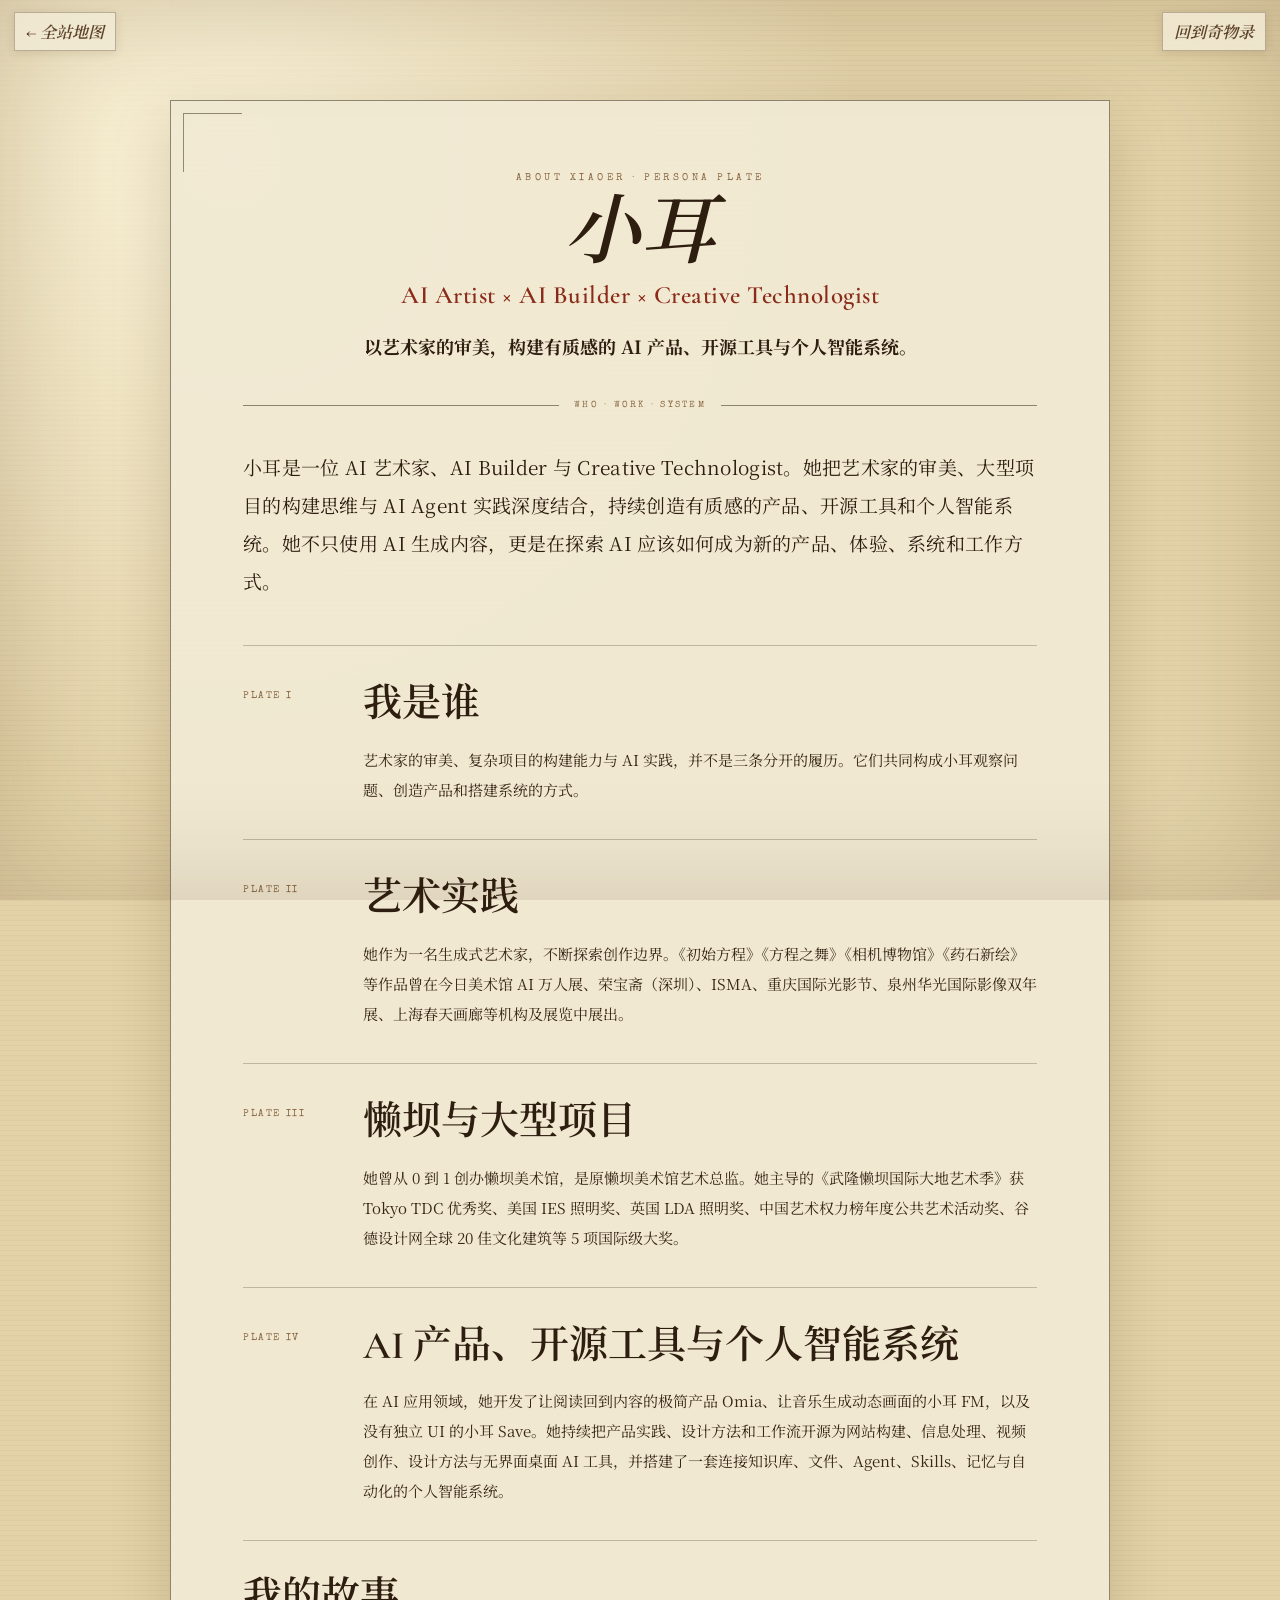
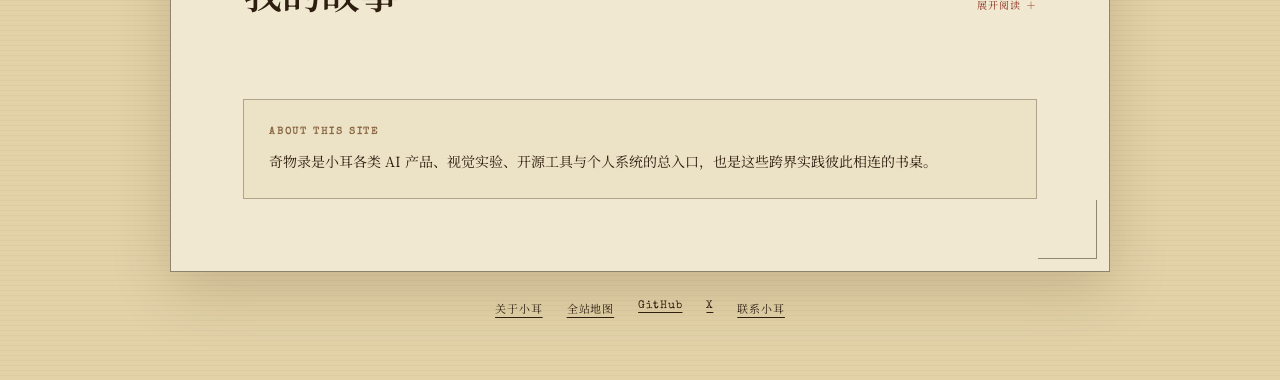
<file: about.html>
<!DOCTYPE html>
<html lang="zh-CN">
<head>
<meta charset="UTF-8">
<meta name="viewport" content="width=device-width,initial-scale=1">
<title>关于小耳 · About Xiaoer</title>
<meta name="description" content="小耳是一位 AI 艺术家、AI Builder 与 Creative Technologist，以艺术家的审美构建有质感的 AI 产品、开源工具与个人智能系统。">
<meta name="robots" content="index,follow,max-image-preview:large">
<link rel="canonical" href="https://xiaoerai.xyz/about">
<link rel="preconnect" href="https://fonts.googleapis.com">
<link rel="preconnect" href="https://fonts.gstatic.com" crossorigin>
<link href="https://fonts.googleapis.com/css2?family=Cormorant+Garamond:ital,wght@0,500;0,600;1,500&family=Special+Elite&family=Noto+Serif+SC:wght@400;500;700;900&display=swap" rel="stylesheet">
<style>
:root{--paper:#f2ead4;--paper-deep:#e3d2a8;--ink:#2e1e10;--soft:#5d4329;--faint:#8a6844;--red:#8a2a18}
*{box-sizing:border-box}
html{scroll-behavior:smooth;overflow-x:hidden}
body{margin:0;color:var(--ink);background:
  radial-gradient(circle at 18% 8%,rgba(255,249,226,.8),transparent 30%),
  linear-gradient(rgba(76,50,24,.035) 1px,transparent 1px),
  var(--paper-deep);
  background-size:auto,100% 5px,auto;font-family:'Noto Serif SC',serif;-webkit-font-smoothing:antialiased;overflow-x:hidden}
body::before{content:"";position:fixed;inset:0;pointer-events:none;z-index:10;
  box-shadow:inset 0 0 120px rgba(64,38,12,.18)}
a{color:inherit}
.nav{position:fixed;left:14px;right:14px;top:12px;z-index:20;display:flex;justify-content:space-between;gap:12px;pointer-events:none}
.nav a{pointer-events:auto;text-decoration:none;font-family:'Cormorant Garamond','Noto Serif SC',serif;font-style:italic;font-weight:600;
  padding:7px 11px;color:var(--soft);background:rgba(242,234,212,.86);border:1px solid rgba(74,47,24,.32);
  box-shadow:0 2px 9px rgba(60,40,15,.12);transition:color .2s ease,transform .2s ease}
.nav a:hover{color:var(--red);transform:translateY(-1px)}
main{width:min(940px,calc(100% - 32px));margin:0 auto;padding:100px 0 64px}
.folio{position:relative;background:rgba(242,234,212,.94);border:1px solid rgba(46,30,16,.5);
  box-shadow:0 18px 55px rgba(64,38,12,.18);padding:clamp(30px,6vw,72px)}
.folio::before,.folio::after{content:"";position:absolute;width:58px;height:58px;opacity:.48;border-color:var(--ink)}
.folio::before{left:12px;top:12px;border-left:1px solid;border-top:1px solid}
.folio::after{right:12px;bottom:12px;border-right:1px solid;border-bottom:1px solid}
.eyebrow{text-align:center;font-family:'Special Elite',monospace;font-size:10px;letter-spacing:.35em;color:var(--faint)}
h1{margin:12px 0 9px;text-align:center;font-family:'Cormorant Garamond','Noto Serif SC',serif;
  font-size:clamp(43px,8vw,76px);font-weight:600;font-style:italic;line-height:1}
.identity{text-align:center;font-family:'Cormorant Garamond',serif;font-size:clamp(17px,2.7vw,25px);
  font-weight:600;letter-spacing:.02em;color:var(--red);overflow-wrap:anywhere}
.subtitle{max-width:650px;margin:20px auto 0;text-align:center;font-size:clamp(15px,2vw,18px);line-height:1.85;font-weight:700}
.rule{display:flex;align-items:center;gap:15px;margin:38px 0}.rule::before,.rule::after{content:"";height:1px;background:var(--ink);opacity:.5;flex:1}
.rule span{font-family:'Special Elite',monospace;font-size:9px;letter-spacing:.25em;color:var(--faint)}
.lead{font-size:clamp(16px,2vw,19px);line-height:2;letter-spacing:.015em}
.sections{counter-reset:plate;margin-top:45px}
.section{counter-increment:plate;display:grid;grid-template-columns:94px 1fr;gap:26px;padding:34px 0;border-top:1px solid rgba(46,30,16,.25)}
.number::before{content:"PLATE " counter(plate,upper-roman);font-family:'Special Elite',monospace;
  font-size:10px;letter-spacing:.16em;color:var(--faint);white-space:nowrap}
h2{font-family:'Cormorant Garamond','Noto Serif SC',serif;font-size:clamp(27px,4vw,39px);
  font-weight:600;margin:0 0 16px;line-height:1.25}
.section p{margin:0;font-size:15px;line-height:2;color:#382617}
.section p+p{margin-top:12px}
details{border-top:1px solid rgba(46,30,16,.25);padding:32px 0}
summary{cursor:pointer;list-style:none;display:flex;align-items:baseline;justify-content:space-between;gap:16px}
summary::-webkit-details-marker{display:none}
summary h2{margin:0}
summary::after{content:"展开阅读 ＋";font-family:'Special Elite','Noto Serif SC',monospace;font-size:10px;letter-spacing:.12em;color:var(--red);white-space:nowrap}
details[open] summary::after{content:"收起 －"}
.story{padding:23px 0 3px 120px;font-size:15px;line-height:2;color:#382617}
.site-note{margin:45px 0 0;padding:23px 25px;border:1px solid rgba(46,30,16,.32);
  background:rgba(224,207,164,.25);font-size:14px;line-height:1.9}
.site-note strong{display:block;margin-bottom:6px;font-family:'Special Elite','Noto Serif SC',monospace;font-size:10px;letter-spacing:.18em;color:var(--faint)}
footer{display:flex;flex-wrap:wrap;justify-content:center;gap:10px 24px;padding:28px 10px 0;
  font-family:'Special Elite','Noto Serif SC',monospace;font-size:11px;letter-spacing:.08em}
footer a{text-decoration-thickness:1px;text-underline-offset:4px}
@media(max-width:650px){
  main{width:min(calc(100% - 20px),940px);padding-top:78px}
  .folio{padding:42px 24px}
  .identity{font-size:17px;line-height:1.45;padding:0 8px}
  .lead,.section p,.story{overflow-wrap:anywhere}
  .section{grid-template-columns:1fr;gap:9px;padding:28px 0}
  .story{padding:20px 0 0}
  .nav{left:8px;right:8px;top:8px}
  .nav a{font-size:13px}
}
</style>
<script type="application/ld+json">
{"@context":"https://schema.org","@type":"Person","@id":"https://xiaoerai.xyz/about#person","name":"小耳","alternateName":"Xiaoer","url":"https://xiaoerai.xyz/about","mainEntityOfPage":"https://xiaoerai.xyz/about","description":"小耳是一位 AI 艺术家、AI Builder 与 Creative Technologist。她以艺术家的审美，把 AI 变成有质感的产品、开源工具和个人智能系统。","jobTitle":["AI Artist","AI Builder","Creative Technologist"],"sameAs":["https://github.com/Jane-xiaoer","https://x.com/xiaoerzhan","https://xiaoer-art.com"]}
</script>
</head>
<body>
<nav class="nav" aria-label="页面导航">
  <a href="/me">← 全站地图</a>
  <a href="/">回到奇物录</a>
</nav>
<main>
  <article class="folio">
    <header>
      <div class="eyebrow">ABOUT XIAOER · PERSONA PLATE</div>
      <h1>小耳</h1>
      <div class="identity" id="identity">AI Artist × AI Builder × Creative Technologist</div>
      <p class="subtitle" id="subtitle">以艺术家的审美，构建有质感的 AI 产品、开源工具与个人智能系统。</p>
    </header>

    <div class="rule"><span>WHO · WORK · SYSTEM</span></div>

    <p class="lead" id="intro">小耳是一位 AI 艺术家、AI Builder 与 Creative Technologist。她把艺术家的审美、大型项目的构建思维与 AI Agent 实践深度结合，持续创造有质感的产品、开源工具和个人智能系统。她不只使用 AI 生成内容，更是在探索 AI 应该如何成为新的产品、体验、系统和工作方式。</p>

    <div class="sections">
      <section class="section">
        <div class="number" aria-hidden="true"></div>
        <div>
          <h2>我是谁</h2>
          <p>艺术家的审美、复杂项目的构建能力与 AI 实践，并不是三条分开的履历。它们共同构成小耳观察问题、创造产品和搭建系统的方式。</p>
        </div>
      </section>

      <section class="section">
        <div class="number" aria-hidden="true"></div>
        <div>
          <h2>艺术实践</h2>
          <p id="art">她作为一名生成式艺术家，不断探索创作边界。《初始方程》《方程之舞》《相机博物馆》《药石新绘》等作品曾在今日美术馆 AI 万人展、荣宝斋（深圳）、ISMA、重庆国际光影节、泉州华光国际影像双年展、上海春天画廊等机构及展览中展出。</p>
        </div>
      </section>

      <section class="section">
        <div class="number" aria-hidden="true"></div>
        <div>
          <h2>懒坝与大型项目</h2>
          <p id="lanba">她曾从 0 到 1 创办懒坝美术馆，是原懒坝美术馆艺术总监。她主导的《武隆懒坝国际大地艺术季》获 Tokyo TDC 优秀奖、美国 IES 照明奖、英国 LDA 照明奖、中国艺术权力榜年度公共艺术活动奖、谷德设计网全球 20 佳文化建筑等 5 项国际级大奖。</p>
        </div>
      </section>

      <section class="section">
        <div class="number" aria-hidden="true"></div>
        <div>
          <h2>AI 产品、开源工具与个人智能系统</h2>
          <p id="ai">在 AI 应用领域，她开发了让阅读回到内容的极简产品 Omia、让音乐生成动态画面的小耳 FM，以及没有独立 UI 的小耳 Save。她持续把产品实践、设计方法和工作流开源为网站构建、信息处理、视频创作、设计方法与无界面桌面 AI 工具，并搭建了一套连接知识库、文件、Agent、Skills、记忆与自动化的个人智能系统。</p>
        </div>
      </section>
    </div>

    <details id="story">
      <summary><h2>我的故事</h2></summary>
      <div class="story" id="story-body">
        小耳的路径连接了艺术创作、艺术机构、大型公共艺术项目与 AI 产品实践。她并不是从艺术转向技术，而是把长期积累的审美判断、项目构建和系统思维继续带进 AI：像创造一件作品一样打磨产品，也把新的工具与工作方式开放给更多人使用。完整个人故事将在事实与时间线核验后继续补充。
      </div>
    </details>

    <div class="site-note">
      <strong>ABOUT THIS SITE</strong>
      奇物录是小耳各类 AI 产品、视觉实验、开源工具与个人系统的总入口，也是这些跨界实践彼此相连的书桌。
    </div>
  </article>

  <footer>
    <a href="/about">关于小耳</a>
    <a href="/me">全站地图</a>
    <a href="https://github.com/Jane-xiaoer" rel="me">GitHub</a>
    <a href="https://x.com/xiaoerzhan" rel="me">X</a>
    <a href="mailto:xiaoerzhan@gmail.com">联系小耳</a>
  </footer>
</main>
<script>
const NETWORK_API='https://tools.xiaoerai.xyz/api/me-network';
function flatten(node,out=[]){if(!node||typeof node!=='object')return out;out.push(node);(node.children||[]).forEach(child=>flatten(child,out));return out}
function field(node,names){for(const name of names){const value=node&&node[name];if(typeof value==='string'&&value.trim())return value.trim()}return ''}
function setText(id,value){if(value)document.getElementById(id).textContent=value}
fetch(NETWORK_API,{headers:{Accept:'application/json'}})
  .then(response=>response.ok?response.json():Promise.reject(new Error('network data unavailable')))
  .then(root=>{
    const center=flatten(root).find(node=>node.type==='center'||field(node,['地图角色','mapRole'])==='中心节点');
    if(!center)return;
    const display=field(center,['地图显示文案','mapDisplayText','displayText']);
    const lines=display.split(/\n|｜/).map(value=>value.trim()).filter(Boolean);
    if(lines[1]&&lines[1].includes('AI Artist'))setText('identity',lines[1]);
    setText('subtitle',field(center,['定位（一句话）','固定副标题','subtitle']));
    setText('intro',field(center,['完整介绍','standardAbout','about']));
    setText('art',field(center,['艺术实践','artPractice']));
    setText('lanba',field(center,['懒坝经历','lanbaExperience']));
    setText('ai',field(center,['AI实践与成果','aiPractice']));
    setText('story-body',field(center,['我的故事','story']));
  })
  .catch(()=>{/* The reviewed local copy remains readable when the data service is unavailable. */});
</script>
</body>
</html>
</file>
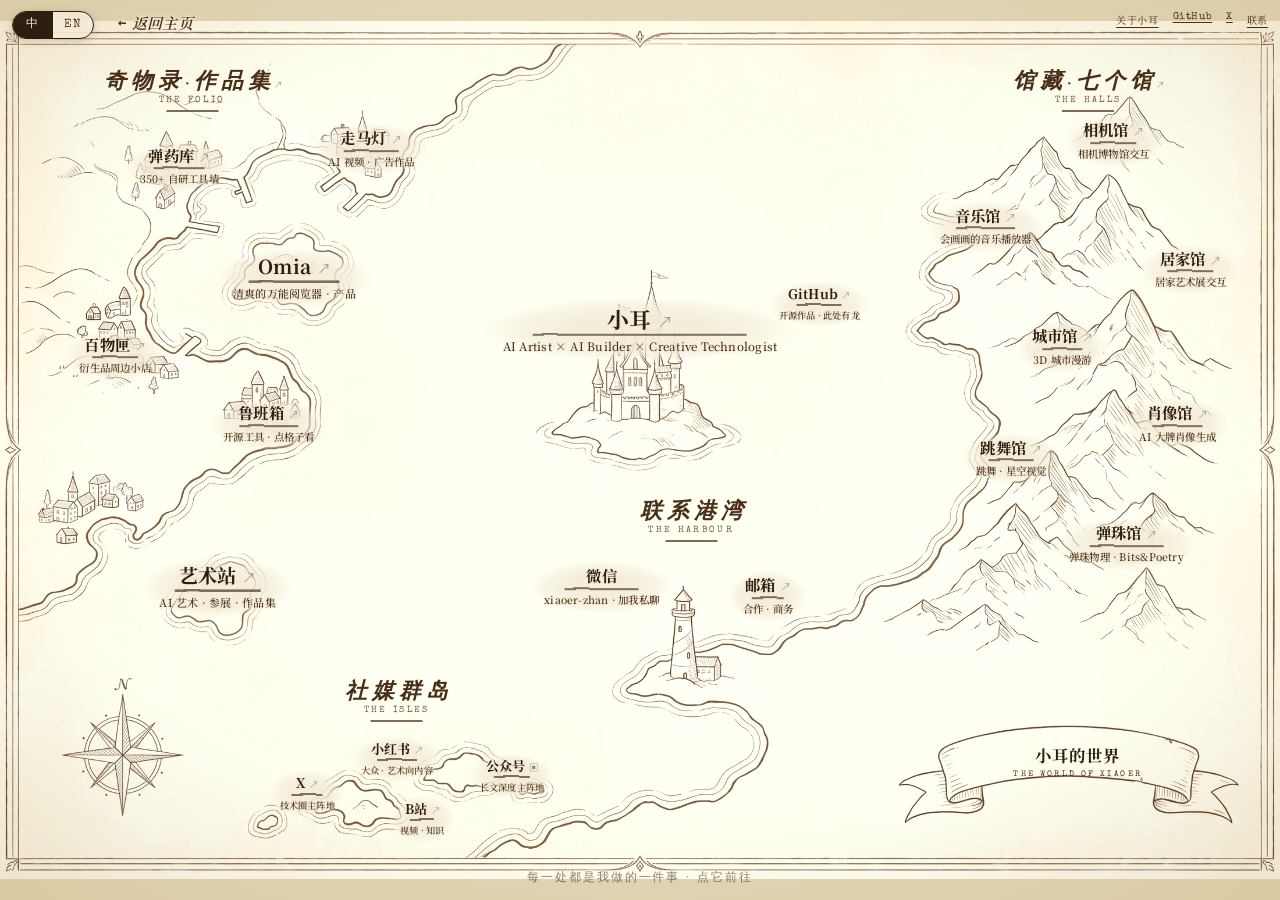
<file: me.html>
<!DOCTYPE html>
<html lang="zh-CN">
<head>
<meta charset="UTF-8"><meta name="viewport" content="width=device-width,initial-scale=1">
<title>小耳的世界 · 复古地图</title>
<meta name="description" content="小耳的全站地图：从关于小耳出发，通往她的艺术作品、AI 产品、开源工具、个人智能系统与公开账号。">
<link rel="canonical" href="https://xiaoerai.xyz/me">
<link rel="preconnect" href="https://fonts.googleapis.com"><link rel="preconnect" href="https://fonts.gstatic.com" crossorigin>
<link href="https://fonts.googleapis.com/css2?family=Cormorant+Garamond:ital,wght@0,500;0,600;1,500&family=Special+Elite&family=Noto+Serif+SC:wght@500;700;900&display=swap" rel="stylesheet">
<style>
:root{--paper:#f2ead4;--warm:#e8dcbb;--ink:#2e1e10;--soft:#4a2f18;--faint:#7a5a34;--red:#8a2a18;--gold:#8a6028;--teal:#2a5a4a}
*{box-sizing:border-box;margin:0}
html,body{height:100%;overflow:hidden;background:#efe6cf;font-family:'Noto Serif SC',serif;-webkit-font-smoothing:antialiased;user-select:none}
#stage{position:fixed;inset:0;display:flex;align-items:center;justify-content:center;background:radial-gradient(ellipse 80% 80% at 50% 46%,#efe6cf,#d8c8a0)}
.wrap{position:relative;width:min(100vw,149vh);aspect-ratio:2528/1696}
.base{position:absolute;inset:0;width:100%;height:100%;object-fit:fill;filter:saturate(1) brightness(1.04)}
.vig{position:absolute;inset:0;pointer-events:none;background:radial-gradient(ellipse 82% 80% at 50% 48%,transparent 60%,rgba(80,55,25,.14) 100%)}
.layer{position:absolute;inset:0;transition:transform .4s ease-out}

/* the WORLD title */
.worldtitle{position:absolute;left:50%;top:5.5%;transform:translate(-50%,-50%);text-align:center;pointer-events:none;transition:opacity 1s ease}
.worldtitle .z{font-family:'Noto Serif SC',serif;font-weight:700;font-size:clamp(12px,1.28vw,20px);color:var(--ink);letter-spacing:.06em}
.worldtitle.en .z{font-family:'Cormorant Garamond',serif;font-style:italic;font-weight:600;font-size:clamp(14px,1.5vw,24px);letter-spacing:.02em}
.worldtitle .e{font-family:'Special Elite',monospace;font-size:clamp(7px,.62vw,10px);letter-spacing:.3em;color:var(--soft);margin-top:3px}

/* region headers */
.rhead{position:absolute;transform:translate(-50%,-50%);text-align:center;pointer-events:none;transition:opacity .85s ease}
.rhead .z{font-family:'Cormorant Garamond',serif;font-style:italic;font-weight:600;font-size:clamp(15px,1.7vw,27px);color:var(--soft)}
.rhead .e{font-family:'Special Elite',monospace;font-size:clamp(8px,.7vw,11px);letter-spacing:.26em;color:var(--faint);margin-top:1px}
.rhead::after{content:"";display:block;width:52px;height:2px;margin:5px auto 0;background:var(--soft);opacity:.7;filter:url(#rough2)}

/* labels are WRITTEN ONTO the map — engraved place-names, no boxes: soft edgeless paper halo + hand-drawn underline */
.plaque{position:absolute;transform:translate(-50%,-50%);text-align:center;white-space:nowrap;cursor:pointer;padding:6px 15px;
  background:radial-gradient(ellipse 62% 64% at 50% 50%,rgba(243,236,216,.92) 34%,rgba(243,236,216,.6) 60%,rgba(243,236,216,0) 80%);
  transition:transform .34s cubic-bezier(.34,1.4,.4,1), opacity .85s ease}
.plaque::before{content:"";position:absolute;inset:-16px;z-index:-1;border-radius:50%;pointer-events:none;
  background:radial-gradient(ellipse at center,rgba(244,214,138,.55),rgba(244,214,138,0) 68%);opacity:0;transition:opacity .45s ease}
.plaque:hover::before{opacity:1}
.plaque .zh{font-family:'Noto Serif SC',serif;font-weight:700;font-size:clamp(12px,1.2vw,18px);color:var(--ink);line-height:1.15;
  letter-spacing:.02em;text-shadow:0 0 4px var(--paper),0 0 2px var(--paper),0 1px 1px var(--paper)}
.plaque.en .zh{font-family:'Cormorant Garamond',serif;font-style:italic;font-weight:600;letter-spacing:.01em}
.plaque .rule{height:2px;width:64%;margin:3px auto 2px;background:var(--ink);opacity:.6;filter:url(#rough)}
.plaque .sub{font-family:'Noto Serif SC',serif;font-weight:500;font-size:clamp(9px,.82vw,12.5px);color:var(--soft);letter-spacing:.02em;
  text-shadow:0 0 4px var(--paper),0 0 2px var(--paper),0 1px 1px var(--paper)}
.plaque.en .sub{font-family:'EB Garamond','Cormorant Garamond',serif;font-size:clamp(9px,.84vw,13px)}
.plaque:hover{transform:translate(-50%,calc(-50% - 3px));z-index:50}
.plaque:hover .zh{color:var(--red)}
.plaque:hover .rule{opacity:.9;width:82%;background:var(--red)}
.plaque.cat-museum:hover .zh{color:var(--teal)} .plaque.cat-museum:hover .rule{background:var(--teal)}
.plaque.cat-work:hover .zh{color:var(--gold)} .plaque.cat-work:hover .rule{background:var(--gold)}
.plaque.big{padding:8px 22px}
.plaque.big .zh{font-size:clamp(16px,1.7vw,26px)}
.plaque.big .rule{width:78%;height:2.4px}
.plaque.big .sub{font-size:clamp(10px,.9vw,14px)}
.plaque.mid{padding:7px 19px}
.plaque.mid .zh{font-size:clamp(14px,1.5vw,23px)}
.plaque.mid .rule{width:74%;height:2.2px}
.plaque.mid .sub{font-size:clamp(9.5px,.86vw,13px)}
.plaque.sm{padding:5px 11px}
.plaque.sm .zh{font-size:clamp(11px,1.02vw,15px)}
.plaque.sm .rule{width:56%}
.plaque.sm .sub{font-size:clamp(8px,.72vw,11px)}
.plaque.noclick{cursor:default}
.plaque.noclick:hover .zh{color:var(--ink)} .plaque.noclick:hover .rule{background:var(--ink);opacity:.6;width:64%}
.plaque .bio-preview{position:absolute;left:50%;top:calc(100% + 8px);width:min(360px,78vw);padding:12px 15px;
  transform:translate(-50%,7px);opacity:0;visibility:hidden;pointer-events:none;white-space:normal;text-align:left;
  color:var(--ink);font-family:'Noto Serif SC',serif;font-size:clamp(10px,.78vw,12px);font-weight:500;line-height:1.75;
  background:rgba(242,234,212,.97);border:1px solid rgba(74,47,24,.5);box-shadow:0 8px 22px rgba(55,35,12,.2);
  transition:opacity .25s ease,transform .25s ease,visibility .25s ease}
.plaque .bio-preview::before{content:"";position:absolute;left:50%;top:-5px;width:9px;height:9px;
  transform:translateX(-50%) rotate(45deg);background:#f2ead4;border-left:1px solid rgba(74,47,24,.5);border-top:1px solid rgba(74,47,24,.5)}
.plaque.has-preview:hover .bio-preview,.plaque.has-preview:focus-visible .bio-preview{
  opacity:1;visibility:visible;transform:translate(-50%,0)}
.plaque:focus-visible{outline:2px solid var(--red);outline-offset:4px}

/* 扫码浮层 —— Notion 那行传了二维码的账号(现在是公众号)点开就是它。
   别加 backdrop-filter:Chromium 会另起合成根,把纸卡渲染成半透明(实测踩过) */
.qr-veil{position:fixed;inset:0;z-index:60;background:rgba(28,17,8,.62);
  display:none;align-items:center;justify-content:center;padding:22px;opacity:0;transition:opacity .3s ease}
.qr-veil.show{display:flex;opacity:1}
.qr-leaf{position:relative;width:min(310px,86vw);text-align:center;color:var(--ink);
  background:linear-gradient(178deg,#f4edd8 0%,var(--paper) 46%,var(--warm) 100%);
  border:1px solid rgba(74,47,24,.55);box-shadow:0 20px 54px rgba(38,22,8,.44);
  padding:26px 26px 20px;transform:translateY(14px) rotate(-.35deg);transition:transform .38s cubic-bezier(.2,1,.3,1)}
.qr-veil.show .qr-leaf{transform:rotate(-.35deg)}
.qr-leaf::after{content:"";position:absolute;inset:5px;border:1px solid rgba(74,47,24,.28);pointer-events:none;filter:url(#rough)}
.qr-leaf .qx{position:absolute;top:-13px;right:-13px;width:30px;height:30px;border-radius:50%;cursor:pointer;
  background:var(--paper);border:1px solid rgba(74,47,24,.6);color:var(--soft);
  font-family:'Cormorant Garamond',serif;font-size:19px;line-height:1;transition:.25s}
.qr-leaf .qx:hover{color:var(--red);border-color:var(--red);transform:rotate(90deg)}
.qr-leaf .qk{font-family:'Cormorant Garamond',serif;font-style:italic;font-size:12.5px;letter-spacing:.22em;
  text-transform:uppercase;color:var(--faint)}
.qr-leaf .qt{font-family:'Noto Serif SC',serif;font-weight:700;font-size:19px;letter-spacing:.03em;margin-top:7px}
.qr-leaf .qr-rule{height:2px;width:52px;margin:7px auto 0;background:var(--soft);opacity:.7;filter:url(#rough2)}
.qr-leaf .qs{font-family:'Noto Serif SC',serif;font-weight:500;font-size:12px;color:var(--soft);margin-top:7px}
.qr-leaf .qi{display:block;width:188px;height:188px;margin:16px auto 0;background:#fbf6e8;
  border:1px solid rgba(74,47,24,.45);padding:8px}
.qr-leaf .qp{font-family:'Noto Serif SC',serif;font-weight:600;font-size:12.5px;margin-top:14px}
.qr-leaf .ql{display:inline-block;margin-top:8px;font-family:'Cormorant Garamond',serif;font-size:13px;
  color:var(--faint);text-decoration:none;border-bottom:1px solid rgba(122,90,52,.4);padding-bottom:1px;transition:.25s}
.qr-leaf .ql:hover{color:var(--red);border-bottom-color:var(--red)}

/* site-wide language toggle — engraved pill; pref shared across the whole site via localStorage */
.langtoggle{position:fixed;left:12px;top:11px;z-index:9;display:flex;align-items:stretch;
  border:1.6px solid var(--ink);border-radius:20px;overflow:hidden;background:rgba(243,236,216,.9);
  box-shadow:0 2px 9px rgba(60,40,15,.2);font-family:'Special Elite',monospace;font-size:12px;letter-spacing:.1em;cursor:pointer}
.langtoggle b{min-width:40px;height:26px;padding:0 10px;display:inline-flex;align-items:center;justify-content:center;
  font-weight:400;line-height:1;color:var(--soft);transition:background .25s ease,color .25s ease;user-select:none}
.langtoggle b:first-child{border-right:1.4px solid var(--ink)}
/* 返回主页 —— 纯手写体墨字 + 箭头,不套方块 */
.homelink{position:fixed;left:118px;top:12px;z-index:9;text-decoration:none;display:inline-flex;align-items:center;gap:5px;
  font-family:'Cormorant Garamond','Noto Serif SC',serif;font-style:italic;font-weight:600;font-size:15px;
  color:var(--soft);letter-spacing:.02em;text-shadow:0 0 6px var(--paper),0 0 3px var(--paper),0 1px 1px var(--paper);
  transition:color .25s ease,transform .25s ease}
.homelink .ar{font-family:'Special Elite',monospace;font-style:normal;font-size:14px}
.homelink:hover{color:var(--red);transform:translateX(-2px)}
.langtoggle b.on{background:var(--ink);color:var(--paper)}
.langtoggle b:not(.on):hover{background:rgba(46,30,16,.1)}

.credit{position:fixed;right:10px;top:8px;z-index:6;font-family:'Special Elite',monospace;font-size:9px;letter-spacing:.1em;color:rgba(74,47,24,.5)}
.help{position:fixed;left:50%;bottom:14px;transform:translateX(-50%);z-index:6;pointer-events:none;font-family:'Special Elite',monospace;font-size:12px;letter-spacing:.16em;color:rgba(74,47,24,.6);text-align:center}
.maplinks{position:fixed;right:12px;top:12px;z-index:9;display:flex;gap:14px;font-family:'Special Elite','Noto Serif SC',monospace;font-size:10px;letter-spacing:.06em}
.maplinks a{color:var(--soft);text-underline-offset:3px}
@media (hover:none),(max-width:700px){
  .plaque .bio-preview{display:none}
  .maplinks{top:auto;right:10px;bottom:9px;gap:10px;font-size:9px}
  .help{display:none}
}
/* ── 竖屏手机 ──
   病根:.wrap 按「宽」装屏(min(100vw,149vh)) → 390px 宽的手机上地图只剩 262px 高、
   比原图缩了 6.5 倍;可标签字号 clamp 的下限把字托在 12px 不跟着缩,文字相对地图就放大了 6 倍多,
   于是叠成一团、冲出图外。改成按「高」装屏 —— 地图缩放比回到和桌面一致(0.46 vs 0.53),
   文字自然不再打架;代价是要横向拖着看,反而更像在看一张真地图。字号一并换成 vh,跟着地图等比。*/
@media (max-width:700px) and (orientation:portrait){
  .wrap{width:auto;height:92vh;will-change:transform}
  .worldtitle .z{font-size:clamp(11px,1.87vh,20px)}
  .worldtitle.en .z{font-size:clamp(12px,2.1vh,24px)}
  .worldtitle .e{font-size:clamp(6.5px,.95vh,10px)}
  .rhead .z{font-size:clamp(13px,2.5vh,27px)}
  .rhead .e{font-size:clamp(7px,1.05vh,11px)}
  .plaque .zh{font-size:clamp(11px,1.76vh,18px)}
  .plaque .sub{font-size:clamp(8px,1.2vh,12.5px)}
  .plaque.big .zh{font-size:clamp(15px,2.5vh,26px)}
  .plaque.big .sub{font-size:clamp(9px,1.32vh,14px)}
  .plaque.mid .zh{font-size:clamp(13px,2.2vh,23px)}
  .plaque.mid .sub{font-size:clamp(8.5px,1.26vh,13px)}
  .plaque.sm .zh{font-size:clamp(10px,1.5vh,15px)}
  .plaque.sm .sub{font-size:clamp(7.5px,1.06vh,11px)}
  /* 抬到右下角那排链接上面,并锁一行 —— 不然「点地名前往」会断行、还和链接叠一起 */
  .help{display:block;bottom:calc(34px + env(safe-area-inset-bottom));font-size:9.5px;letter-spacing:.06em;
    white-space:nowrap;background:rgba(242,234,212,.78);padding:5px 13px;border-radius:20px;transition:opacity .5s}
  .help.gone{opacity:0}
  #stage{touch-action:none}
}
</style></head>
<body>
<svg width="0" height="0" aria-hidden="true" style="position:absolute"><defs>
  <filter id="rough" x="-8%" y="-16%" width="116%" height="132%">
    <feTurbulence type="fractalNoise" baseFrequency="0.021 0.028" numOctaves="2" seed="7" result="n"/>
    <feDisplacementMap in="SourceGraphic" in2="n" scale="2.6"/>
  </filter>
  <filter id="rough2" x="-30%" y="-40%" width="160%" height="180%">
    <feTurbulence type="fractalNoise" baseFrequency="0.016" numOctaves="2" seed="3" result="n"/>
    <feDisplacementMap in="SourceGraphic" in2="n" scale="3"/>
  </filter>
</defs></svg>

<div class="langtoggle" id="langtoggle" title="中文 / English">
  <b data-lang="zh">中</b><b data-lang="en">EN</b>
</div>
<a class="homelink" id="homelink" href="/" title="返回主页 / Home"><span class="ar">←</span><span class="tx"></span></a>
<nav class="maplinks" aria-label="核心链接">
  <a href="/about">关于小耳</a>
  <a href="https://github.com/Jane-xiaoer">GitHub</a>
  <a href="https://x.com/xiaoerzhan">X</a>
  <a href="mailto:xiaoerzhan@gmail.com">联系</a>
</nav>

<div id="stage">
  <div class="wrap" id="wrap">
    <img class="base" src="maps/world-map.jpg" alt=""><!-- light hand-drawn map (mapD), matches the desk hand -->
    <div class="vig"></div>
    <div class="layer" id="layer"></div>
  </div>
</div>
<div class="help" id="help"></div>

<div class="qr-veil" id="qrVeil" role="dialog" aria-modal="true">
  <div class="qr-leaf">
    <button class="qx" id="qrClose" aria-label="关闭">×</button>
    <div class="qk" id="qrKick"></div>
    <div class="qt" id="qrTitle"></div>
    <div class="qr-rule"></div>
    <div class="qs" id="qrSub"></div>
    <img class="qi" id="qrImg" alt="">
    <div class="qp" id="qrTip"></div>
    <a class="ql" id="qrLink" target="_blank" rel="noopener"></a>
  </div>
</div>

<script>
// x,y in % of feat-A map. Every label anchored to a concrete drawn feature (town/tower-peak/island/castle/lighthouse).
// Fully bilingual: zh/en = name, sub/subEn = one-line description. cat=accent; big=中央京城; mid=独立地标; sm=社媒.
const HEADS=[
 {x:15,y:8, z:'奇 物 录 · 作 品 集',zEn:'The Folio · Works',   e:'THE FOLIO',  url:'https://xiaoerai.xyz'},
 {x:85,y:8, z:'馆 藏 · 七 个 馆',    zEn:'The Halls · Seven',   e:'THE HALLS',  url:'https://xiaoercamera.xyz'},
 {x:31,y:79,z:'社 媒 群 岛',        zEn:'Social Isles',        e:'THE ISLES'},
 {x:54,y:58,z:'联 系 港 湾',        zEn:'The Harbour',         e:'THE HARBOUR'},
];
const P=[
 // 中央城堡岛 = 关于我
 {x:50,y:36,cat:'about',big:1,zh:'小耳',en:'Xiaoer',sub:'AI Artist × AI Builder × Creative Technologist',subEn:'AI Artist × AI Builder × Creative Technologist',url:'/about',
  hover:'小耳是一位 AI 艺术家、AI Builder 与 Creative Technologist。她以艺术家的审美，把 AI 变成有质感的产品、开源工具和个人智能系统。点击进一步认识小耳。',
  hoverEn:'Xiaoer is an AI Artist, AI Builder, and Creative Technologist. She brings an artist’s eye to crafted AI products, open-source tools, and personal intelligent systems. Click to learn more.'},
 // 两座独立小岛 = Omia(上左) / 艺术站(下左)
 {x:23,y:30,cat:'about',mid:1,zh:'Omia',en:'Omia',sub:'清爽的万能阅览器 · 产品',subEn:'Open Anything · a clean universal reader',url:'https://xiaoeromia.com'},
 {x:17,y:66,cat:'about',mid:1,zh:'艺术站',en:'Art Studio',sub:'AI 艺术 · 参展 · 作品集',subEn:'AI art · exhibitions · portfolio',url:'https://xiaoer-art.com'},
 // 西境大陆 · 4 镇
 {x:14,y:17,cat:'work',zh:'弹药库',en:'The Arsenal',sub:'350+ 自研工具墙',subEn:'350+ self-built tools',url:'https://tools.xiaoerai.xyz'},
 {x:29,y:15,cat:'work',zh:'走马灯',en:'The Zoetrope',sub:'AI 视频 · 广告作品',subEn:'AI video · ad work',url:'https://video.xiaoerai.xyz'},
 {x:9, y:39,cat:'work',zh:'百物匣',en:'The Curio Box',sub:'衍生品周边小店',subEn:'merch & goods shop',url:'https://store.xiaoerai.xyz'},
 {x:21,y:47,cat:'work',zh:'鲁班箱',en:'The Workbox',sub:'开源工具 · 点格子看',subEn:'open-source tools',url:'https://workbox.xiaoerai.xyz'},
 // 东境山脉 · 7 座峰(沿山脊上下拉开)
 {x:87,y:14,cat:'museum',zh:'相机馆',en:'Camera Gallery',sub:'相机博物馆交互',subEn:'interactive camera museum',url:'https://camera.xiaoercamera.xyz'},
 {x:77,y:24,cat:'museum',zh:'音乐馆',en:'Music Gallery',sub:'会画画的音乐播放器',subEn:'a music player that paints',url:'https://fm.xiaoercamera.xyz'},
 {x:93,y:29,cat:'museum',zh:'居家馆',en:'Home Gallery',sub:'居家艺术展交互',subEn:'interactive home-art show',url:'https://home.xiaoercamera.xyz'},
 {x:83,y:38,cat:'museum',zh:'城市馆',en:'City Gallery',sub:'3D 城市漫游',subEn:'a 3D city to roam',url:'https://city.xiaoercamera.xyz'},
 {x:92,y:47,cat:'museum',zh:'肖像馆',en:'Portrait Gallery',sub:'AI 大牌肖像生成',subEn:'AI star-portrait maker',url:'https://portrait.xiaoercamera.xyz'},
 {x:79,y:51,cat:'museum',zh:'跳舞馆',en:'Dance Gallery',sub:'跳舞 · 星空视觉',subEn:'dance · starfield visuals',url:'https://dance.xiaoercamera.xyz'},
 {x:88,y:61,cat:'museum',zh:'弹珠馆',en:'Marble Gallery',sub:'弹珠物理 · Bits&Poetry',subEn:'marble physics · Bits & Poetry',url:'https://marbles.xiaoercamera.xyz'},
 // 中部灯塔港湾 · 联系(2)
 {x:47,y:66,cat:'contact',zh:'微信',en:'WeChat',sub:'xiaoer-zhan · 加我私聊',subEn:'xiaoer-zhan · say hi',url:null},
 {x:60,y:67,cat:'contact',zh:'邮箱',en:'Email',sub:'合作 · 商务',subEn:'work · collaboration',url:'mailto:xiaoerzhan@gmail.com'},
 // 底部群岛 · 社媒(4)+ GitHub 落海(此处有龙)
 {x:24,y:90,cat:'account',sm:1,zh:'X',en:'X',sub:'技术圈主阵地',subEn:'home base for tech',url:'https://x.com/xiaoerzhan'},
 {x:31,y:86,cat:'account',sm:1,zh:'小红书',en:'RED',sub:'大众 · 艺术向内容',subEn:'art & lifestyle',url:'https://www.xiaohongshu.com/user/profile/56f0a8951c07df433dc499a8'},
 {x:40,y:88,cat:'account',sm:1,zh:'公众号',en:'WeChat Blog',sub:'长文深度主阵地',subEn:'long-form essays',url:'https://mp.weixin.qq.com/s/Bq490vgphMpj-luB1h87gw',qr:'https://tools.xiaoerai.xyz/api/qr/3a11c99d3c96811fb0f3e5c056955c96'},
 {x:33,y:93,cat:'account',sm:1,zh:'B站',en:'Bilibili',sub:'视频 · 知识',subEn:'video · knowledge',url:'https://space.bilibili.com/18947646'},
 {x:64,y:33,cat:'account',sm:1,zh:'GitHub',en:'GitHub',sub:'开源作品 · 此处有龙',subEn:'open source · here be dragons',url:'https://github.com/Jane-xiaoer'},
];

const T={
  zh:{ title:'小耳的世界 · 复古地图', world:'小耳的世界', worldSub:'THE WORLD OF XIAOER', help:'每一处都是我做的一件事 · 点它前往', helpMobile:'拖动看全图 · 双指缩放 · 点地名前往', home:'返回主页', htmlLang:'zh-CN' },
  en:{ title:'The World of Xiaoer · A Vintage Map', world:'The World of Xiaoer', worldSub:'小 耳 的 世 界', help:'every place is something I made · click to visit', helpMobile:'drag to explore · pinch to zoom · tap a place', home:'Back Home', htmlLang:'en' },
};

const LS_KEY='xe-lang';            // shared site-wide language preference
let LANG=(localStorage.getItem(LS_KEY)==='en')?'en':'zh';
const NETWORK_API='https://tools.xiaoerai.xyz/api/me-network';

const layer=document.getElementById('layer');
const helpEl=document.getElementById('help');
const toggle=document.getElementById('langtoggle');

/* 扫码浮层：地名带 qr（Notion 那行传了二维码）就点开它，不跳走 */
const qrVeil=document.getElementById('qrVeil');
const QR_TOUCH=matchMedia('(hover:none)').matches;
let qrNode=null;
function openQr(p){
  qrNode=p;
  const en=(LANG==='en');
  document.getElementById('qrKick').textContent=en?'Scan to follow':'扫码关注';
  document.getElementById('qrTitle').textContent=en?(p.en||p.zh):p.zh;
  document.getElementById('qrSub').textContent=en?(p.subEn||''):(p.sub||'');
  const img=document.getElementById('qrImg');
  img.src=p.qr; img.alt=(en?(p.en||p.zh):p.zh)+(en?' QR code':' 二维码');
  document.getElementById('qrTip').textContent=QR_TOUCH
    ? (en?'Press and hold to recognise':'长按识别二维码')
    : (en?'Open WeChat and scan':'打开微信 · 扫一扫');
  const a=document.getElementById('qrLink');
  if(p.url){ a.href=p.url; a.textContent=en?'or read an article ↗':'或读一篇文章 ↗'; a.style.display=''; }
  else a.style.display='none';
  qrVeil.classList.add('show');
}
function closeQr(){ qrVeil.classList.remove('show'); qrNode=null; }
document.getElementById('qrClose').addEventListener('click',closeQr);
qrVeil.addEventListener('click',e=>{ if(e.target===qrVeil) closeQr(); });
addEventListener('keydown',e=>{ if(e.key==='Escape') closeQr(); });

function build(){
  layer.innerHTML='';
  const t=T[LANG], en=(LANG==='en');
  if(qrNode && qrVeil.classList.contains('show')) openQr(qrNode); // 切语言时浮层文案跟着换
  // world title
  const wt=document.createElement('div');
  wt.className='worldtitle'+(en?' en':'');wt.style.left='84.2%';wt.style.top='86.1%';
  wt.innerHTML='<div class="z">'+t.world+'</div><div class="e">'+t.worldSub+'</div>';
  layer.appendChild(wt);
  // region headers
  HEADS.forEach(h=>{const d=document.createElement('div');d.className='rhead'+(en?' en':'');
    d.style.left=h.x+'%';d.style.top=h.y+'%';
    const name=en?h.zEn:h.z;
    d.innerHTML='<div class="z">'+name+(h.url?' <span style="font-size:.6em;opacity:.5">↗</span>':'')+'</div><div class="e">'+h.e+'</div>';
    if(h.url){d.style.pointerEvents='auto';d.style.cursor='pointer';d.addEventListener('click',()=>window.open(h.url,'_blank','noopener'));}
    layer.appendChild(d);});
  // place labels
  P.forEach(p=>{const d=document.createElement('div');
    const preview=en?p.hoverEn:p.hover;
    d.className='plaque cat-'+p.cat+(en?' en':'')+(p.big?' big':'')+(p.mid?' mid':'')+(p.sm?' sm':'')+((p.url||p.qr)?'':' noclick')+(preview?' has-preview':'');
    d.style.left=p.x+'%';d.style.top=p.y+'%';
    const name=en?p.en:p.zh, sub=en?p.subEn:p.sub;
    const mark=p.qr?'▣':(p.url?'↗':'');   // ▣ = 这处是扫码，不是跳走
    d.innerHTML='<div class="zh">'+escapeHtml(name)+(mark?' <span style="font-size:.72em;opacity:.5">'+mark+'</span>':'')+'</div><div class="rule"></div><div class="sub">'+escapeHtml(sub)+'</div>'+(preview?'<div class="bio-preview" role="tooltip">'+escapeHtml(preview)+'</div>':'');
    if(p.url||p.qr){
      d.tabIndex=0;d.setAttribute('role','link');
      const open=()=>p.qr?openQr(p):(p.url.startsWith('/')?(window.location.href=p.url):window.open(p.url,'_blank','noopener'));
      d.addEventListener('click',open);
      d.addEventListener('keydown',e=>{if(e.key==='Enter'||e.key===' '){e.preventDefault();open();}});
    }
    layer.appendChild(d);});
  // chrome
  helpEl.textContent=(window.__panMap && t.helpMobile) ? t.helpMobile : t.help;
  document.querySelector('#homelink .tx').textContent=t.home;
  document.title=t.title;
  document.documentElement.lang=t.htmlLang;
  toggle.querySelectorAll('b').forEach(b=>b.classList.toggle('on',b.dataset.lang===LANG));
}

function escapeHtml(value){
  return String(value||'').replace(/[&<>"']/g,ch=>({'&':'&amp;','<':'&lt;','>':'&gt;','"':'&quot;',"'":'&#39;'}[ch]));
}

function firstField(node,names){
  for(const name of names){const value=node&&node[name];if(typeof value==='string'&&value.trim())return value.trim();}
  return '';
}

function flatten(node,out=[]){
  if(!node||typeof node!=='object')return out;
  out.push(node);
  (node.children||[]).forEach(child=>flatten(child,out));
  return out;
}

function comparable(url){
  if(!url)return '';
  try{const u=new URL(url,location.origin);return (u.hostname+u.pathname).replace(/\/$/,'').toLowerCase();}
  catch{return String(url).replace(/^https?:\/\//,'').replace(/\/$/,'').toLowerCase();}
}

function applyNetworkData(root){
  const nodes=flatten(root);
  const center=nodes.find(n=>n.type==='center'||firstField(n,['地图角色','mapRole'])==='中心节点');
  if(center){
    const display=firstField(center,['地图显示文案','mapDisplayText','displayText']);
    const hover=firstField(center,['悬停文案','hoverText','hover']);
    const englishHover=firstField(center,['hoverTextEn','hoverEn']);
    if(display){
      const lines=display.split(/\n|｜/).map(x=>x.trim()).filter(Boolean);
      if(lines[0])P[0].zh=lines[0];
      if(lines[1]&&lines[1].includes('AI Artist'))P[0].sub=P[0].subEn=lines[1];
    }
    if(hover)P[0].hover=hover;
    if(englishHover)P[0].hoverEn=englishHover;
  }
  P.slice(1).forEach(place=>{
    const key=comparable(place.url);
    if(!key)return;
    const node=nodes.find(n=>comparable(n.href||n.url)===key);
    if(!node)return;
    place.zh=firstField(node,['label','展示名'])||place.zh;
    place.en=firstField(node,['en','英文名'])||place.en;
    place.sub=firstField(node,['sub','短介绍','定位（一句话）'])||place.sub;
    place.subEn=firstField(node,['ens','subEn'])||place.subEn;
    place.url=node.href||node.url||place.url;
    if(node.qr)place.qr=node.qr; // Notion 那行传了二维码 → 这个地名改成扫码，不跳走
  });
  build();
}

// entrance: center-out bloom (base stays visible; gated on visibility so it can never stick transparent)
function bloomIn(){
  if(!Element.prototype.animate) return;
  [...layer.querySelectorAll('.plaque,.rhead,.worldtitle')].forEach(el=>{
    const cx=parseFloat(el.style.left)||50, cy=parseFloat(el.style.top)||45;
    const d=Math.hypot(cx-48,cy-42);
    el.animate([{opacity:0},{opacity:1}], {duration:760, delay:220+d*15, easing:'ease', fill:'backwards'});
  });
}

function setLang(l,animate){
  if(l===LANG && animate!=='force') { }   // still rebuild on first paint
  LANG=l; localStorage.setItem(LS_KEY,l);
  build();
  if(animate==='fade' && Element.prototype.animate){ layer.animate([{opacity:0},{opacity:1}],{duration:280,easing:'ease'}); }
}

toggle.querySelectorAll('b').forEach(b=>b.addEventListener('click',()=>{ if(b.dataset.lang!==LANG) setLang(b.dataset.lang,'fade'); }));
// react if another tab / the main site flips the shared preference
addEventListener('storage',e=>{ if(e.key===LS_KEY && (e.newValue==='zh'||e.newValue==='en') && e.newValue!==LANG) setLang(e.newValue,'fade'); });

// ── 竖屏手机:地图按高铺满(见上面那段 CSS 注释),所以要能拖着看 ──
// 单指拖动平移 / 双指捏合缩放 / 轻点地名照常前往(拖过的那一下不算点击)
window.__panMap = matchMedia('(max-width:700px) and (orientation:portrait)').matches;
if(window.__panMap){
  const stage=document.getElementById('stage'), wrapEl=document.getElementById('wrap');
  const dist=t=>Math.hypot(t[0].clientX-t[1].clientX, t[0].clientY-t[1].clientY);
  let tx=0,ty=0,sc=1, ox=0,oy=0, mode=0, d0=1, sc0=1, moved=false, upAt=0;
  const apply=()=>{ wrapEl.style.transform=`translate(${tx}px,${ty}px) scale(${sc})`; };
  const bound=()=>{ // 别把地图拖出屏幕:平移范围就是「地图比屏幕大出来的那一半」
    const mx=Math.max(0,(wrapEl.offsetWidth*sc-innerWidth)/2),
          my=Math.max(0,(wrapEl.offsetHeight*sc-innerHeight)/2);
    tx=Math.max(-mx,Math.min(mx,tx)); ty=Math.max(-my,Math.min(my,ty));
  };
  stage.addEventListener('touchstart',e=>{
    if(e.touches.length===1){ mode=1; moved=false; ox=e.touches[0].clientX-tx; oy=e.touches[0].clientY-ty; }
    else if(e.touches.length>=2){ mode=2; moved=true; d0=dist(e.touches)||1; sc0=sc; }
  },{passive:true});
  stage.addEventListener('touchmove',e=>{
    if(mode===1&&e.touches.length===1){
      const t=e.touches[0], nx=t.clientX-ox, ny=t.clientY-oy;
      if(Math.abs(nx-tx)+Math.abs(ny-ty)>2) moved=true;
      tx=nx; ty=ny;
    }else if(mode===2&&e.touches.length>=2){
      // 下限 .34 = 整张图正好装进竖屏,让人能捏一下看全貌再放大回去看字
      sc=Math.max(.34,Math.min(3, sc0*dist(e.touches)/d0));
    }else return;
    bound(); apply(); e.preventDefault();
    if(!helpEl.classList.contains('gone')) helpEl.classList.add('gone'); // 上手了就不用再提示
  },{passive:false});
  stage.addEventListener('touchend',e=>{ if(!e.touches.length){ mode=0; upAt=Date.now(); }
    else if(e.touches.length===1){ mode=1; ox=e.touches[0].clientX-tx; oy=e.touches[0].clientY-ty; } });
  // 拖过的那一下别当成点地名 —— 否则划两下就被带去别的站
  document.addEventListener('click',e=>{
    if(moved && Date.now()-upAt<420){ e.stopPropagation(); e.preventDefault(); moved=false; }
  },true);
  setTimeout(()=>helpEl.classList.add('gone'), 5200);
}

// initial paint
build();
fetch(NETWORK_API,{headers:{Accept:'application/json'}})
  .then(response=>response.ok?response.json():Promise.reject(new Error('network data unavailable')))
  .then(applyNetworkData)
  .catch(()=>{/* audited local fallback stays visible */});
if(document.visibilityState==='visible'){ bloomIn(); }
else { document.addEventListener('visibilitychange',function once(){ if(document.visibilityState==='visible'){bloomIn();document.removeEventListener('visibilitychange',once);} }); }

// gentle parallax
addEventListener('mousemove',e=>{const mx=(e.clientX/innerWidth-.5),my=(e.clientY/innerHeight-.5);
  layer.style.transform=`translate(${-mx*.8}%,${-my*.8}%)`;});
</script>
</body></html>
</file>
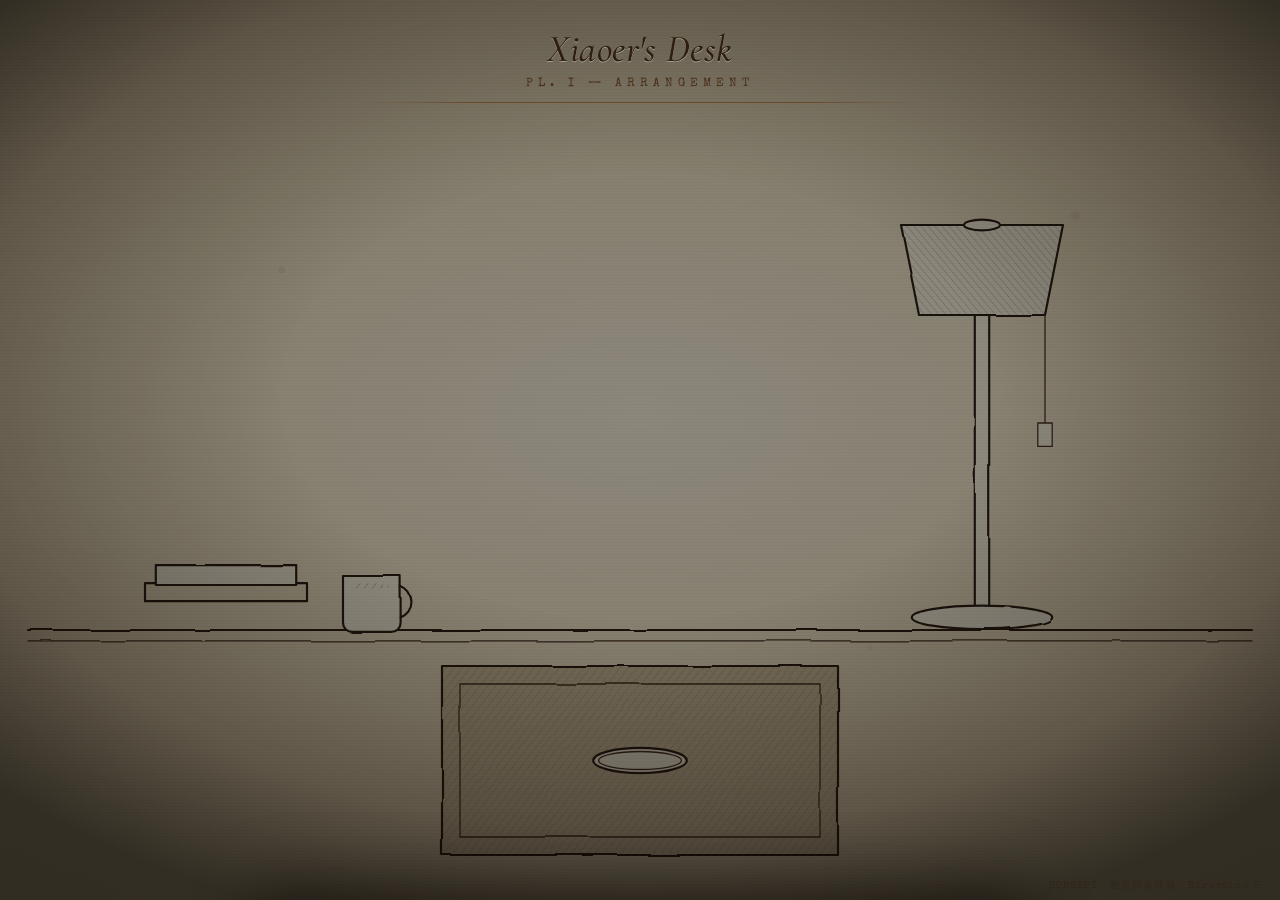
<file: concepts/about-room-escape.html>
<!DOCTYPE html>
<html lang="zh-CN">
<head>
<meta charset="UTF-8" />
<meta name="viewport" content="width=device-width, initial-scale=1.0" />
<title>小耳奇物室 · 关于我(密室探索样稿)</title>
<link rel="preconnect" href="https://fonts.googleapis.com">
<link rel="preconnect" href="https://fonts.gstatic.com" crossorigin>
<link href="https://fonts.googleapis.com/css2?family=Cormorant+Garamond:ital,wght@0,400;0,500;0,600;1,400;1,500&family=EB+Garamond:ital,wght@0,400;0,500;0,600;1,400&family=Special+Elite&family=Noto+Serif+SC:wght@500;700;900&display=swap" rel="stylesheet">
<style>
:root{
  --paper:#ece2c8; --paper-warm:#e3d2a8; --paper-deep:#c8b488; --paper-fold:#a18a5a; --paper-shadow:#8a6f3c;
  --ink:#2e1e10; --ink-soft:#4a2f18; --ink-faint:#6a4a28;
  --ink-red:#8a2a18; --ink-teal:#2a5a4a; --ink-gold:#8a6028;
}
*{box-sizing:border-box}
html,body{margin:0;height:100%;overflow:hidden;background:#0a0806;
  font-family:'EB Garamond','Cormorant Garamond',Georgia,serif;color:var(--ink);
  -webkit-font-smoothing:antialiased;user-select:none;cursor:default}
#app{position:fixed;inset:0}

/* ---------- shared stage look ---------- */
.stage{position:absolute;inset:0;overflow:hidden;
  background:radial-gradient(ellipse 82% 64% at 50% 46%,var(--paper) 0%,var(--paper-warm) 55%,var(--paper-deep) 100%);
  transition:filter 1.4s ease, transform 1.1s cubic-bezier(.6,.02,.2,1), opacity 1s ease;
  filter:brightness(.6) saturate(.72)}
.stage.lit{filter:brightness(1) saturate(1)}
.overlaytex{position:absolute;inset:0;pointer-events:none;mix-blend-mode:multiply;opacity:.9;
  background:
    repeating-linear-gradient(0deg,rgba(46,30,16,.035) 0 1px,transparent 1px 3px),
    radial-gradient(circle at 22% 30%,rgba(120,80,40,.10) 0 3px,transparent 4px),
    radial-gradient(circle at 68% 72%,rgba(120,80,40,.08) 0 2px,transparent 3px),
    radial-gradient(circle at 84% 24%,rgba(120,80,40,.09) 0 4px,transparent 5px)}
.vignette{position:absolute;inset:0;pointer-events:none;
  background:radial-gradient(ellipse 70% 62% at 50% 44%,transparent 40%,rgba(20,10,4,.30) 78%,rgba(10,6,2,.62) 100%)}

svg{position:absolute;inset:0;width:100%;height:100%;display:block}

/* ---------- engraving strokes ---------- */
.line{fill:none;stroke:var(--ink);stroke-width:2.4;stroke-linecap:round;stroke-linejoin:round}
.line.thin{stroke-width:1.4;stroke:var(--ink-soft)}
.fillpaper{fill:var(--paper)}
.fillwarm{fill:var(--paper-warm)}
.filldeep{fill:var(--paper-deep)}

/* ---------- interactive zones ---------- */
.zone{cursor:pointer}
.zone .hit{fill:transparent;stroke:none}
.zone .halo{opacity:0;transition:opacity .5s ease}
.stage.lit .zone:hover .halo{opacity:.55}
.zone .plate{opacity:0;transition:opacity .35s ease, transform .35s ease;transform:translateY(6px)}
.zone:hover .plate{opacity:1;transform:translateY(0)}
.zone .plate rect{fill:var(--paper);stroke:var(--ink);stroke-width:1.4}
.zone .plate text{fill:var(--ink);font-family:'Special Elite',monospace}
.zone.found .dot{opacity:1}
.zone .dot{opacity:0}

/* ---------- title chrome ---------- */
.chrome{position:absolute;left:0;right:0;top:26px;text-align:center;pointer-events:none;z-index:5;
  opacity:0;transition:opacity 1s ease}
.chrome.show{opacity:1}
.chrome .t{font-family:'Cormorant Garamond',serif;font-style:italic;font-weight:500;
  font-size:38px;color:var(--ink);letter-spacing:.5px;text-shadow:0 1px 0 rgba(255,250,235,.4)}
.chrome .sub{font-family:'Special Elite',monospace;font-size:12px;letter-spacing:.42em;
  color:var(--ink-soft);margin-top:6px}
.rule{width:min(560px,70vw);height:1px;margin:12px auto 0;position:relative;
  background:linear-gradient(90deg,transparent,var(--ink-faint) 20%,var(--ink-faint) 80%,transparent)}

/* pull hint */
.pullhint{position:absolute;font-family:'Special Elite',monospace;font-size:11px;letter-spacing:.28em;
  color:var(--ink-soft);pointer-events:none;opacity:.0;transition:opacity .6s;white-space:nowrap}
.pullhint.show{opacity:.85}

/* ---------- counter ---------- */
.counter{position:absolute;left:50%;bottom:26px;transform:translateX(-50%);z-index:6;
  font-family:'Special Elite',monospace;font-size:12px;letter-spacing:.24em;color:var(--ink-soft);
  opacity:0;transition:opacity .8s ease;text-align:center}
.counter.show{opacity:.9}
.counter b{color:var(--ink-red);font-weight:400}

/* back / index buttons */
.navbtn{position:absolute;z-index:7;font-family:'Special Elite',monospace;font-size:12px;
  letter-spacing:.22em;color:var(--ink-soft);background:var(--paper);border:1.4px solid var(--ink-faint);
  padding:8px 14px;cursor:pointer;border-radius:2px;opacity:0;transition:opacity .6s, background .2s, color .2s}
.navbtn.show{opacity:1}
.navbtn:hover{background:var(--ink);color:var(--paper)}
#back{left:26px;top:24px}
#toindex{right:26px;top:24px}

/* ---------- panel (bottom sheet) ---------- */
.scrim{position:fixed;inset:0;z-index:20;background:rgba(20,10,4,.42);opacity:0;pointer-events:none;
  transition:opacity .4s ease;backdrop-filter:blur(1px)}
.scrim.open{opacity:1;pointer-events:auto}
.panel{position:fixed;left:50%;bottom:0;transform:translate(-50%,102%);z-index:21;
  width:min(760px,94vw);background:var(--paper);border:2px solid var(--ink);
  border-bottom:none;border-radius:10px 10px 0 0;padding:26px 30px 34px;
  box-shadow:0 -18px 60px rgba(10,6,2,.5);transition:transform .5s cubic-bezier(.6,.02,.2,1)}
.panel.open{transform:translate(-50%,0)}
.panel::before{content:"";position:absolute;left:50%;top:12px;transform:translateX(-50%);
  width:54px;height:5px;border-radius:3px;background:var(--paper-fold)}
.panel .roman{font-family:'Cormorant Garamond',serif;font-style:italic;font-size:15px;color:var(--ink-red);letter-spacing:.1em}
.panel h2{font-family:'Cormorant Garamond',serif;font-weight:600;font-size:30px;margin:.15em 0 .1em;color:var(--ink)}
.panel .en{font-family:'Special Elite',monospace;font-size:11px;letter-spacing:.34em;color:var(--ink-faint);margin-bottom:14px}
.panel .desc{font-size:16.5px;line-height:1.7;color:var(--ink-soft);max-width:60ch;margin-bottom:18px}
.panel .items{display:flex;flex-direction:column;gap:2px}
.panel a.item, .panel span.item{display:flex;align-items:baseline;gap:12px;text-decoration:none;
  padding:11px 8px;border-top:1px solid rgba(46,30,16,.16);color:var(--ink);transition:background .18s,padding-left .18s}
.panel a.item:hover{background:rgba(46,30,16,.06);padding-left:16px}
.panel .item .idx{font-family:'Cormorant Garamond',serif;font-style:italic;font-size:15px;color:var(--ink-red);min-width:26px}
.panel .item .nm{font-family:'Noto Serif SC',serif;font-weight:500;font-size:17px}
.panel .item .u{font-family:'Special Elite',monospace;font-size:11px;color:var(--ink-faint);letter-spacing:.04em;margin-left:auto}
.panel .item .soon{font-family:'Special Elite',monospace;font-size:10px;color:var(--paper);background:var(--ink-faint);
  padding:2px 7px;border-radius:2px;letter-spacing:.1em;margin-left:auto}
.panel .close{position:absolute;right:18px;top:16px;font-family:'Special Elite',monospace;font-size:11px;
  letter-spacing:.2em;color:var(--ink-faint);cursor:pointer;padding:6px 8px}
.panel .close:hover{color:var(--ink-red)}

/* intro hint */
.entryhint{position:absolute;left:50%;bottom:64px;transform:translateX(-50%);z-index:6;text-align:center;
  font-family:'Special Elite',monospace;font-size:12px;letter-spacing:.22em;color:var(--ink-soft);
  opacity:0;transition:opacity 1s ease}
.entryhint.show{opacity:.8;animation:breathe 3.2s ease-in-out infinite}
@keyframes breathe{0%,100%{opacity:.45}50%{opacity:.9}}

.credit{position:fixed;right:12px;bottom:8px;z-index:8;font-family:'Special Elite',monospace;
  font-size:9.5px;letter-spacing:.12em;color:rgba(46,30,16,.4)}
</style>
</head>
<body>
<div id="app">

  <!-- ============ SCENE: ENTRY (desk) ============ -->
  <div class="stage" id="entry">
    <svg viewBox="0 0 1600 1000" preserveAspectRatio="xMidYMid slice">
      <defs>
        <filter id="rough"><feTurbulence type="fractalNoise" baseFrequency="0.012" numOctaves="2" seed="7" result="n"/>
          <feDisplacementMap in="SourceGraphic" in2="n" scale="3.2"/></filter>
        <pattern id="hatch" width="7" height="7" patternUnits="userSpaceOnUse" patternTransform="rotate(38)">
          <line x1="0" y1="0" x2="0" y2="7" stroke="#2e1e10" stroke-width="1" opacity=".5"/></pattern>
        <pattern id="hatch2" width="6" height="6" patternUnits="userSpaceOnUse" patternTransform="rotate(-40)">
          <line x1="0" y1="0" x2="0" y2="6" stroke="#2e1e10" stroke-width=".9" opacity=".4"/></pattern>
        <radialGradient id="lampglow" cx="50%" cy="42%" r="60%">
          <stop offset="0%" stop-color="#f4d68a" stop-opacity=".9"/><stop offset="100%" stop-color="#f4d68a" stop-opacity="0"/>
        </radialGradient>
      </defs>

      <!-- table top -->
      <g filter="url(#rough)">
        <path class="line" d="M120 700 L1480 700" stroke-width="3"/>
        <path class="line thin" d="M120 712 L1480 712"/>
        <!-- books -->
        <g>
          <rect class="fillwarm" x="250" y="648" width="180" height="20"/><rect class="line" x="250" y="648" width="180" height="20"/>
          <rect class="fillpaper" x="262" y="628" width="156" height="22"/><rect class="line" x="262" y="628" width="156" height="22"/>
        </g>
        <!-- mug -->
        <g><path class="fillpaper" d="M470 640 h64 v52 a10 10 0 0 1 -10 10 h-44 a10 10 0 0 1 -10 -10 Z"/>
          <path class="line" d="M470 640 h64 v52 a10 10 0 0 1 -10 10 h-44 a10 10 0 0 1 -10 -10 Z"/>
          <path class="line" d="M534 652 a18 18 0 0 1 0 34"/>
          <rect x="482" y="648" width="40" height="6" fill="url(#hatch)"/></g>
      </g>

      <!-- lamp -->
      <g id="lampGroup" class="zone" filter="url(#rough)">
        <circle id="lampHalo" cx="1180" cy="330" r="250" fill="url(#lampglow)" opacity="0"/>
        <path class="fillpaper" d="M1090 250 L1270 250 L1250 350 L1110 350 Z"/><path class="line" d="M1090 250 L1270 250 L1250 350 L1110 350 Z"/>
        <path d="M1090 250 L1270 250 L1250 350 L1110 350 Z" fill="url(#hatch2)"/>
        <ellipse class="fillpaper" cx="1180" cy="250" rx="20" ry="6"/><ellipse class="line" cx="1180" cy="250" rx="20" ry="6"/>
        <rect class="fillpaper" x="1172" y="350" width="16" height="330"/><rect class="line" x="1172" y="350" width="16" height="330"/>
        <ellipse class="fillpaper" cx="1180" cy="686" rx="78" ry="13"/><ellipse class="line" cx="1180" cy="686" rx="78" ry="13"/>
        <!-- pull cord -->
        <line id="cord" class="line thin" x1="1250" y1="350" x2="1250" y2="470"/>
        <rect id="cordEnd" class="fillpaper" x="1242" y="470" width="16" height="26"/><rect class="line thin" x="1242" y="470" width="16" height="26"/>
      </g>

      <!-- cabinet / door : the way IN -->
      <g id="cabinet" class="zone" filter="url(#rough)">
        <rect class="halo" x="560" y="720" width="480" height="230" rx="8" fill="#f4d68a"/>
        <rect class="filldeep" x="580" y="740" width="440" height="210"/><rect class="line" x="580" y="740" width="440" height="210"/>
        <rect x="580" y="740" width="440" height="210" fill="url(#hatch)" opacity=".5"/>
        <rect class="line thin" x="600" y="760" width="400" height="170"/>
        <ellipse class="fillpaper" cx="800" cy="845" rx="52" ry="14"/><ellipse class="line" cx="800" cy="845" rx="52" ry="14"/>
        <ellipse class="line thin" cx="800" cy="845" rx="46" ry="10"/>
      </g>
    </svg>
    <div class="pullhint" id="pullhint" style="left:1280px;top:452px">← 拉一下 · pull</div>
    <div class="entryhint" id="entryhint">点开柜门,走进奇物室 · click the cabinet to enter</div>
  </div>

  <div class="chrome" id="entryChrome">
    <div class="t">Xiaoer's Desk</div>
    <div class="sub">PL. I — ARRANGEMENT</div>
    <div class="rule"></div>
  </div>

  <!-- ============ SCENE: THE ROOM ============ -->
  <div class="stage" id="room" style="opacity:0;pointer-events:none;transform:scale(1.25)">
    <svg viewBox="0 0 1600 1000" preserveAspectRatio="xMidYMid slice">
      <defs>
        <filter id="rough2"><feTurbulence type="fractalNoise" baseFrequency="0.013" numOctaves="2" seed="11" result="n"/>
          <feDisplacementMap in="SourceGraphic" in2="n" scale="3"/></filter>
      </defs>

      <!-- wall / floor -->
      <path class="fillwarm" d="M0 0 H1600 V640 H0 Z"/>
      <path class="filldeep" d="M0 640 H1600 V1000 H0 Z"/>
      <g filter="url(#rough2)">
        <path class="line thin" d="M0 640 H1600"/>
        <path class="line thin" d="M0 668 H1600" opacity=".5"/>
        <!-- floorboards perspective -->
        <path class="line thin" d="M420 640 L120 1000" opacity=".35"/>
        <path class="line thin" d="M800 640 L800 1000" opacity=".35"/>
        <path class="line thin" d="M1180 640 L1480 1000" opacity=".35"/>
      </g>

      <!-- hanging lamp (room light) -->
      <g id="roomLamp" class="zone" filter="url(#rough2)">
        <circle id="roomHalo" cx="800" cy="240" r="300" fill="url(#lampglow)" opacity="0"/>
        <line class="line thin" x1="800" y1="0" x2="800" y2="120"/>
        <path class="fillpaper" d="M740 120 L860 120 L840 210 L760 210 Z"/><path class="line" d="M740 120 L860 120 L840 210 L760 210 Z"/>
        <path d="M740 120 L860 120 L840 210 L760 210 Z" fill="url(#hatch2)"/>
        <line id="roomCord" class="line thin" x1="840" y1="210" x2="840" y2="300"/>
        <rect class="fillpaper" x="832" y="300" width="16" height="24"/><rect class="line thin" x="832" y="300" width="16" height="24"/>
        <g class="plate"><rect x="770" y="336" width="120" height="26"/><text x="830" y="353" text-anchor="middle" font-size="11" letter-spacing="2">PULL · 点灯</text></g>
      </g>

      <!-- ===== ZONE: BOOKSHELF (网站群) ===== -->
      <g class="zone" data-key="sites">
        <rect class="halo" x="90" y="180" width="290" height="470" rx="6" fill="#f4d68a"/>
        <g filter="url(#rough2)">
          <rect class="fillpaper" x="110" y="200" width="250" height="440"/><rect class="line" x="110" y="200" width="250" height="440"/>
          <path class="line thin" d="M110 310 H360 M110 420 H360 M110 530 H360"/>
          <!-- books row 1 -->
          <g><rect class="fillwarm" x="126" y="222" width="26" height="84"/><rect class="line thin" x="126" y="222" width="26" height="84"/>
             <rect class="filldeep" x="156" y="230" width="22" height="76"/><rect class="line thin" x="156" y="230" width="22" height="76"/>
             <rect class="fillpaper" x="182" y="218" width="30" height="88"/><rect class="line thin" x="182" y="218" width="30" height="88"/>
             <rect x="182" y="218" width="30" height="88" fill="url(#hatch)" opacity=".4"/>
             <rect class="fillwarm" x="216" y="226" width="24" height="80"/><rect class="line thin" x="216" y="226" width="24" height="80"/>
             <path class="filldeep" d="M246 306 L330 306 L322 232 L254 238 Z"/><path class="line thin" d="M246 306 L330 306 L322 232 L254 238 Z"/></g>
          <!-- books row 2 -->
          <g><rect class="filldeep" x="126" y="332" width="30" height="86"/><rect class="line thin" x="126" y="332" width="30" height="86"/>
             <rect class="fillpaper" x="160" y="338" width="24" height="80"/><rect class="line thin" x="160" y="338" width="24" height="80"/>
             <rect class="fillwarm" x="188" y="330" width="28" height="88"/><rect class="line thin" x="188" y="330" width="28" height="88"/>
             <rect class="fillpaper" x="220" y="336" width="26" height="82"/><rect class="line thin" x="220" y="336" width="26" height="82"/>
             <rect x="220" y="336" width="26" height="82" fill="url(#hatch2)" opacity=".4"/>
             <rect class="fillwarm" x="250" y="332" width="30" height="86"/><rect class="line thin" x="250" y="332" width="30" height="86"/></g>
          <!-- books row 3 (leaning) -->
          <g><rect class="fillpaper" x="126" y="446" width="28" height="80"/><rect class="line thin" x="126" y="446" width="28" height="80"/>
             <rect class="fillwarm" x="158" y="442" width="26" height="84"/><rect class="line thin" x="158" y="442" width="26" height="84"/>
             <path class="filldeep" d="M190 526 L214 526 L226 448 L202 444 Z"/><path class="line thin" d="M190 526 L214 526 L226 448 L202 444 Z"/>
             <rect class="fillpaper" x="238" y="450" width="28" height="76"/><rect class="line thin" x="238" y="450" width="28" height="76"/></g>
        </g>
        <g class="plate"><rect x="150" y="150" width="170" height="30"/><text x="235" y="170" text-anchor="middle" font-size="12" letter-spacing="2.5">书架 · SITES</text></g>
        <circle class="dot" cx="360" cy="192" r="6" fill="var(--ink-red)"/>
      </g>

      <!-- ===== ZONE: PORTRAIT (关于我) ===== -->
      <g class="zone" data-key="about">
        <rect class="halo" x="470" y="150" width="230" height="300" rx="8" fill="#f4d68a"/>
        <g filter="url(#rough2)">
          <rect class="fillpaper" x="490" y="170" width="190" height="250"/><rect class="line" x="490" y="170" width="190" height="250" stroke-width="4"/>
          <rect class="line thin" x="506" y="186" width="158" height="218"/>
          <!-- silhouette portrait -->
          <path class="filldeep" d="M585 210 a52 52 0 0 1 52 52 v0 c0 40 -30 74 -52 74 s-52 -34 -52 -74 a52 52 0 0 1 52 -52 Z"/>
          <path class="line thin" d="M585 210 a52 52 0 0 1 52 52 c0 40 -30 74 -52 74 s-52 -34 -52 -74 a52 52 0 0 1 52 -52 Z"/>
          <path class="filldeep" d="M520 404 c8 -52 40 -74 65 -74 s57 22 65 74 Z"/><path class="line thin" d="M520 404 c8 -52 40 -74 65 -74 s57 22 65 74"/>
          <rect x="506" y="330" width="158" height="74" fill="url(#hatch)" opacity=".3"/>
        </g>
        <g class="plate"><rect x="500" y="128" width="170" height="30"/><text x="585" y="148" text-anchor="middle" font-size="12" letter-spacing="2.5">肖像 · ABOUT</text></g>
        <circle class="dot" cx="680" cy="162" r="6" fill="var(--ink-red)"/>
      </g>

      <!-- ===== ZONE: CHEST OF DRAWERS (四个房间) ===== -->
      <g class="zone" data-key="rooms">
        <rect class="halo" x="600" y="470" width="380" height="240" rx="8" fill="#f4d68a"/>
        <g filter="url(#rough2)">
          <rect class="fillwarm" x="620" y="486" width="340" height="224"/><rect class="line" x="620" y="486" width="340" height="224"/>
          <!-- 4 drawers -->
          <g id="drawGrp">
            <g class="drw"><rect class="fillpaper" x="636" y="500" width="308" height="46"/><rect class="line thin" x="636" y="500" width="308" height="46"/>
              <circle class="fillwarm" cx="790" cy="523" r="9"/><circle class="line thin" cx="790" cy="523" r="9"/></g>
            <g class="drw"><rect class="fillpaper" x="636" y="552" width="308" height="46"/><rect class="line thin" x="636" y="552" width="308" height="46"/>
              <circle class="fillwarm" cx="790" cy="575" r="9"/><circle class="line thin" cx="790" cy="575" r="9"/></g>
            <g class="drw"><rect class="fillpaper" x="636" y="604" width="308" height="46"/><rect class="line thin" x="636" y="604" width="308" height="46"/>
              <circle class="fillwarm" cx="790" cy="627" r="9"/><circle class="line thin" cx="790" cy="627" r="9"/></g>
            <g class="drw"><rect class="fillpaper" x="636" y="656" width="308" height="46"/><rect class="line thin" x="636" y="656" width="308" height="46"/>
              <circle class="fillwarm" cx="790" cy="679" r="9"/><circle class="line thin" cx="790" cy="679" r="9"/></g>
          </g>
        </g>
        <g class="plate"><rect x="700" y="446" width="200" height="30"/><text x="800" y="466" text-anchor="middle" font-size="12" letter-spacing="2.5">柜屉 · FOUR ROOMS</text></g>
        <circle class="dot" cx="960" cy="478" r="6" fill="var(--ink-red)"/>
      </g>

      <!-- ===== ZONE: PHONOGRAPH (小耳FM) ===== -->
      <g class="zone" data-key="fm">
        <rect class="halo" x="1130" y="470" width="330" height="250" rx="8" fill="#f4d68a"/>
        <g filter="url(#rough2)">
          <!-- table -->
          <rect class="filldeep" x="1170" y="620" width="250" height="16"/><rect class="line" x="1170" y="620" width="250" height="16"/>
          <path class="line" d="M1188 636 L1176 710 M1402 636 L1414 710"/>
          <!-- box base -->
          <rect class="fillpaper" x="1210" y="560" width="170" height="62"/><rect class="line" x="1210" y="560" width="170" height="62"/>
          <rect x="1210" y="560" width="170" height="62" fill="url(#hatch2)" opacity=".3"/>
          <!-- disc -->
          <ellipse class="filldeep" cx="1290" cy="560" rx="82" ry="24"/><ellipse class="line" cx="1290" cy="560" rx="82" ry="24"/>
          <ellipse class="line thin" cx="1290" cy="560" rx="54" ry="15"/><circle class="fillpaper" cx="1290" cy="560" r="6"/><circle class="line thin" cx="1290" cy="560" r="6"/>
          <!-- horn -->
          <path class="fillpaper" d="M1360 552 q60 -18 92 -78 q6 40 -18 78 q-30 30 -74 22 Z"/>
          <path class="line" d="M1360 552 q60 -18 92 -78 q6 40 -18 78 q-30 30 -74 22 Z"/>
          <line class="line thin" x1="1360" y1="540" x2="1360" y2="500"/>
        </g>
        <g class="plate"><rect x="1210" y="446" width="210" height="30"/><text x="1315" y="466" text-anchor="middle" font-size="12" letter-spacing="2.5">留声机 · 小耳FM</text></g>
        <circle class="dot" cx="1440" cy="478" r="6" fill="var(--ink-red)"/>
      </g>

      <!-- ===== ZONE: LETTER RACK (找到我) ===== -->
      <g class="zone" data-key="contact">
        <rect class="halo" x="1120" y="150" width="230" height="220" rx="8" fill="#f4d68a"/>
        <g filter="url(#rough2)">
          <rect class="filldeep" x="1140" y="300" width="190" height="20"/><rect class="line" x="1140" y="300" width="190" height="20"/>
          <rect class="fillpaper" x="1150" y="200" width="60" height="104"/><rect class="line thin" x="1150" y="200" width="60" height="104" transform="rotate(-4 1180 252)"/>
          <rect class="fillwarm" x="1200" y="192" width="60" height="112"/><rect class="line thin" x="1200" y="192" width="60" height="112" transform="rotate(3 1230 248)"/>
          <rect class="fillpaper" x="1252" y="204" width="60" height="100"/><rect class="line thin" x="1252" y="204" width="60" height="100" transform="rotate(-2 1282 254)"/>
          <path class="line thin" d="M1150 214 L1180 236 L1210 214 M1200 208 L1230 232 L1260 208 M1252 218 L1282 240 L1312 218"/>
        </g>
        <g class="plate"><rect x="1140" y="150" width="200" height="30"/><text x="1240" y="170" text-anchor="middle" font-size="12" letter-spacing="2.5">信匣 · FIND ME</text></g>
        <circle class="dot" cx="1330" cy="178" r="6" fill="var(--ink-red)"/>
      </g>

      <!-- ===== ZONE: WALL PLATES (视觉实验) ===== -->
      <g class="zone" data-key="lab">
        <rect class="halo" x="820" y="150" width="230" height="260" rx="8" fill="#f4d68a"/>
        <g filter="url(#rough2)">
          <rect class="fillpaper" x="840" y="170" width="90" height="110"/><rect class="line" x="840" y="170" width="90" height="110"/>
          <circle class="line thin" cx="885" cy="225" r="30"/><circle class="line thin" cx="885" cy="225" r="16"/><circle cx="885" cy="225" r="9" fill="url(#hatch)"/>
          <rect class="fillpaper" x="948" y="200" width="90" height="130"/><rect class="line" x="948" y="200" width="90" height="130"/>
          <path class="line thin" d="M963 300 L985 250 L1005 285 L1023 235"/><path class="line thin" d="M963 315 L1023 315"/>
        </g>
        <g class="plate"><rect x="850" y="128" width="200" height="30"/><text x="950" y="148" text-anchor="middle" font-size="12" letter-spacing="2.5">画框 · PLATES</text></g>
        <circle class="dot" cx="1038" cy="196" r="6" fill="var(--ink-red)"/>
      </g>
    </svg>
  </div>

  <div class="chrome" id="roomChrome">
    <div class="t">奇物室 · The Cabinet-Room</div>
    <div class="sub">摸一摸屋里的东西 · POKE AROUND</div>
    <div class="rule"></div>
  </div>

  <button class="navbtn" id="back">← 回到桌前</button>
  <button class="navbtn" id="toindex">查看关系图 · INDEX ↗</button>
  <div class="counter" id="counter">发现 <b id="cfound">0</b> / 6 处机关</div>

  <div class="overlaytex"></div>
  <div class="vignette"></div>
</div>

<!-- panel -->
<div class="scrim" id="scrim"></div>
<div class="panel" id="panel">
  <span class="close" id="pclose">CLOSE ✕</span>
  <div class="roman" id="proman"></div>
  <h2 id="ptitle"></h2>
  <div class="en" id="pen"></div>
  <div class="desc" id="pdesc"></div>
  <div class="items" id="pitems"></div>
</div>

<div class="credit">CONCEPT · 密室探索样稿 · Direction B ·</div>

<script>
/* ---------------- real content (edit freely) ---------------- */
const DATA = {
  about:{roman:'关于我',title:'银版肖像',en:'ABOUT XIAOER',
    desc:'小耳 — 独立创作者。做 AI 视频、做工具、做音乐,把每一个想法养成一个能进去的房间。这幅肖像后面挂着我的来路与去处。',
    items:[
      {nm:'全站关系图 · 思维导图',u:'tools.xiaoerai.xyz/me',href:'https://tools.xiaoerai.xyz/me'},
      {nm:'X · @xiaoerzhan',u:'x.com/xiaoerzhan',href:'https://x.com/xiaoerzhan'},
      {nm:'自媒体网络总表',u:'内部 · 待接',soon:true},
    ]},
  sites:{roman:'网站群',title:'书架',en:'THE SHELF OF SITES',
    desc:'每一本书脊是一个能独立打开的站。四扇门之外,还有这些房间。',
    items:[
      {nm:'小耳FM · 音乐馆',u:'fm.xiaoercamera.xyz',href:'https://fm.xiaoercamera.xyz'},
      {nm:'Omia · Open Anything',u:'xiaoeromia.com',href:'https://xiaoeromia.com'},
      {nm:'工作箱 · 鲁班箱',u:'workbox.xiaoerai.xyz',href:'https://workbox.xiaoerai.xyz'},
      {nm:'视频作品 · 走马灯',u:'video.xiaoerai.xyz',href:'https://video.xiaoerai.xyz'},
    ]},
  rooms:{roman:'四个房间',title:'柜屉',en:'FOUR ROOMS · 各取所需',
    desc:'主站原本的四扇门,原样保留。拉开任一屉,就走进那个房间。',
    items:[
      {idx:'I',nm:'弹药库 · Arsenal',u:'tools.xiaoerai.xyz',href:'https://tools.xiaoerai.xyz'},
      {idx:'II',nm:'走马灯 · Zoetrope',u:'video.xiaoerai.xyz',href:'https://video.xiaoerai.xyz'},
      {idx:'III',nm:'百物匣 · Curio Box',u:'store.xiaoerai.xyz',href:'https://store.xiaoerai.xyz'},
      {idx:'IV',nm:'鲁班箱 · Luban Box',u:'workbox.xiaoerai.xyz',href:'https://workbox.xiaoerai.xyz'},
    ]},
  fm:{roman:'小耳FM',title:'留声机',en:'THE PHONOGRAPH',
    desc:'摇一下,放一首。1058 首豆瓣红心,一座会画画的音乐馆。',
    items:[
      {nm:'小耳FM · 音乐馆',u:'fm.xiaoercamera.xyz',href:'https://fm.xiaoercamera.xyz'},
      {nm:'能找到我 · 3D 星图',u:'fm.xiaoercamera.xyz/me',href:'https://fm.xiaoercamera.xyz/me'},
    ]},
  contact:{roman:'找到我',title:'信匣',en:'CORRESPONDENCE',
    desc:'想寄封信、想织张网、想在别处遇见我 —— 都在这几只信袋里。',
    items:[
      {nm:'X · @xiaoerzhan',u:'x.com/xiaoerzhan',href:'https://x.com/xiaoerzhan'},
      {nm:'微信公众号 · 小耳',u:'内部 · 待接二维码',soon:true},
      {nm:'小红书 · 小耳',u:'内部 · 待接',soon:true},
      {nm:'视频号',u:'内部 · 待接',soon:true},
    ]},
  lab:{roman:'视觉实验',title:'墙上的画框',en:'PLATES ON THE WALL',
    desc:'把音乐画成画的那些实验:每一幅都在动。目前跑在本地,择日装框上墙。',
    items:[
      {nm:'歌的星云 · 3D 音乐星云',u:'本地实验 · 待上线',soon:true},
      {nm:'天穹 · 星盘穹顶',u:'本地实验 · 待上线',soon:true},
      {nm:'留声盘 · 浮雕唱片',u:'本地实验 · 待上线',soon:true},
    ]},
};

/* ---------------- scene transitions ---------------- */
const entry=document.getElementById('entry'), room=document.getElementById('room');
const entryChrome=document.getElementById('entryChrome'), roomChrome=document.getElementById('roomChrome');
const counter=document.getElementById('counter'), back=document.getElementById('back'), toindex=document.getElementById('toindex');
let entryLit=false, inRoom=false;

function litEntry(){ if(entryLit)return; entryLit=true; entry.classList.add('lit');
  document.getElementById('lampHalo').style.opacity='1'; document.getElementById('cordEnd').style.transform='translateY(8px)';
  document.getElementById('pullhint').classList.remove('show');
  setTimeout(()=>document.getElementById('entryhint').classList.add('show'),700);
}
document.getElementById('lampGroup').addEventListener('click',litEntry);
setTimeout(()=>{entryChrome.classList.add('show');},400);
setTimeout(()=>{document.getElementById('pullhint').classList.add('show');},1400);

document.getElementById('cabinet').addEventListener('click',enterRoom);
function enterRoom(){
  if(!entryLit)litEntry();
  inRoom=true;
  entry.style.transform='scale(1.9)'; entry.style.opacity='0'; entry.style.pointerEvents='none';
  entryChrome.classList.remove('show');
  room.style.opacity='1'; room.style.pointerEvents='auto'; room.style.transform='scale(1)';
  setTimeout(()=>{ room.classList.add('lit'); document.getElementById('roomHalo').style.opacity='1';
    roomChrome.classList.add('show'); counter.classList.add('show');
    back.classList.add('show'); toindex.classList.add('show'); },600);
}
function exitRoom(){
  inRoom=false; closePanel();
  room.style.opacity='0'; room.style.pointerEvents='none'; room.style.transform='scale(1.25)';
  room.classList.remove('lit'); roomChrome.classList.remove('show'); counter.classList.remove('show');
  back.classList.remove('show'); toindex.classList.remove('show');
  entry.style.transform='scale(1)'; entry.style.opacity='1'; entry.style.pointerEvents='auto';
  setTimeout(()=>entryChrome.classList.add('show'),400);
}
back.addEventListener('click',exitRoom);
toindex.addEventListener('click',()=>window.open('https://tools.xiaoerai.xyz/me','_blank'));
document.getElementById('roomLamp').addEventListener('click',()=>{
  room.classList.toggle('lit'); const h=document.getElementById('roomHalo');
  h.style.opacity = h.style.opacity==='1' ? '.4' : '1';
});

/* ---------------- discovery + panel ---------------- */
const found=new Set();
function markFound(key,el){ if(found.has(key))return; found.add(key); el.classList.add('found');
  document.getElementById('cfound').textContent=found.size;
  if(found.size===6){ counter.innerHTML='六处机关皆已寻得 · 奇物室已通透 ✦'; }
}
document.querySelectorAll('.zone[data-key]').forEach(z=>{
  z.addEventListener('click',()=>{ const k=z.dataset.key; markFound(k,z); openPanel(k); });
});

const scrim=document.getElementById('scrim'), panel=document.getElementById('panel');
function openPanel(key){
  const d=DATA[key]; if(!d)return;
  document.getElementById('proman').textContent=d.roman;
  document.getElementById('ptitle').textContent=d.title;
  document.getElementById('pen').textContent=d.en;
  document.getElementById('pdesc').textContent=d.desc;
  const box=document.getElementById('pitems'); box.innerHTML='';
  d.items.forEach((it,i)=>{
    const idx = it.idx || String(i+1).padStart(2,'0');
    if(it.soon){
      const s=document.createElement('span'); s.className='item';
      s.innerHTML=`<span class="idx">${idx}</span><span class="nm">${it.nm}</span><span class="soon">${it.u}</span>`;
      box.appendChild(s);
    }else{
      const a=document.createElement('a'); a.className='item'; a.href=it.href; a.target='_blank'; a.rel='noopener';
      a.innerHTML=`<span class="idx">${idx}</span><span class="nm">${it.nm}</span><span class="u">${it.u} ↗</span>`;
      box.appendChild(a);
    }
  });
  scrim.classList.add('open'); panel.classList.add('open');
}
function closePanel(){ scrim.classList.remove('open'); panel.classList.remove('open'); }
scrim.addEventListener('click',closePanel);
document.getElementById('pclose').addEventListener('click',closePanel);
window.addEventListener('keydown',e=>{ if(e.key==='Escape'){ if(panel.classList.contains('open'))closePanel(); else if(inRoom)exitRoom(); }});
</script>
</body>
</html>
</file>
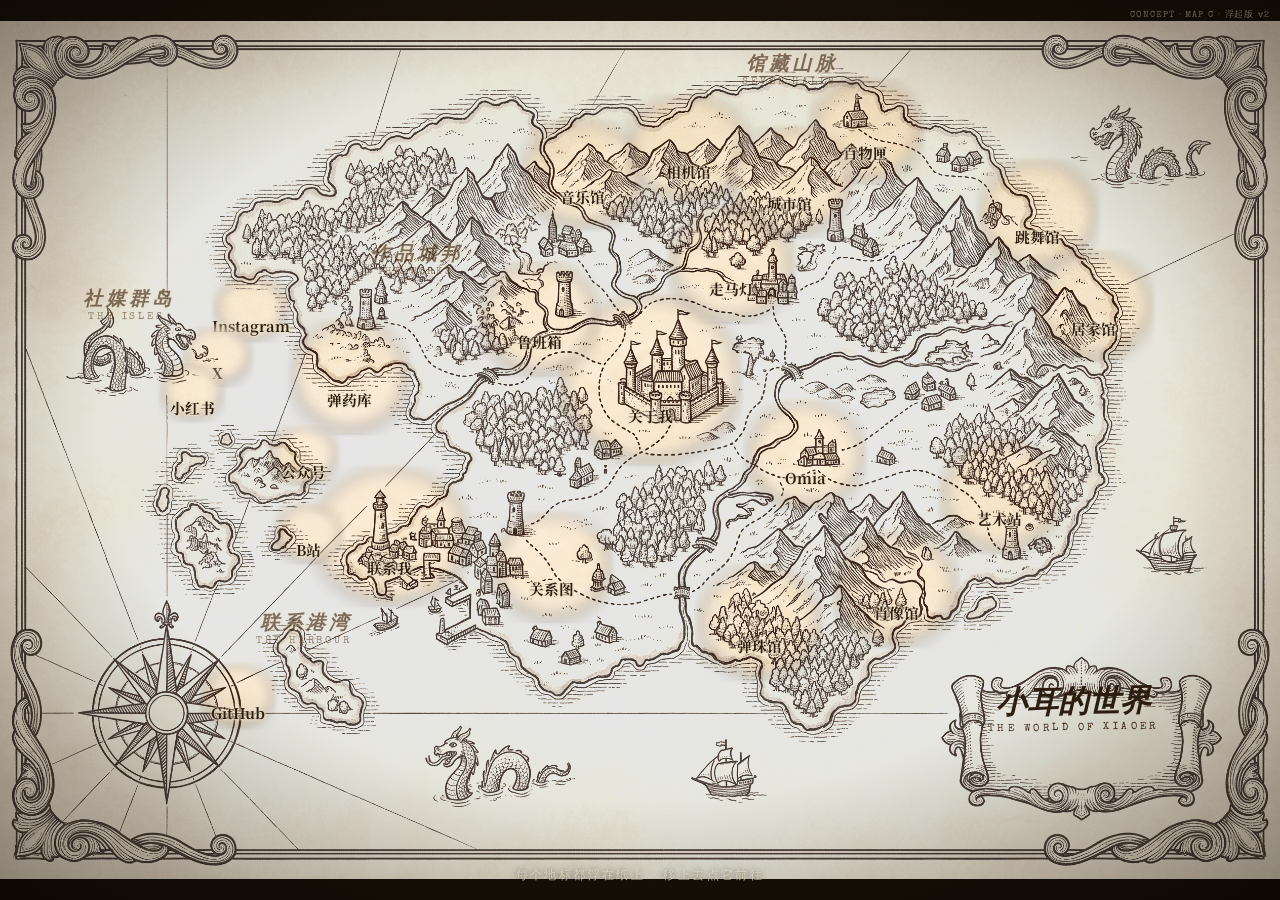
<file: concepts/map-c-interactive.html>
<!DOCTYPE html>
<html lang="zh-CN">
<head>
<meta charset="UTF-8"><meta name="viewport" content="width=device-width,initial-scale=1">
<title>小耳的世界 · 一张会浮起来的复古地图</title>
<link rel="preconnect" href="https://fonts.googleapis.com"><link rel="preconnect" href="https://fonts.gstatic.com" crossorigin>
<link href="https://fonts.googleapis.com/css2?family=Cormorant+Garamond:ital,wght@0,500;0,600;1,500&family=Special+Elite&family=Noto+Serif+SC:wght@500;700;900&display=swap" rel="stylesheet">
<style>
:root{--paper:#ece2c8;--warm:#e3d2a8;--ink:#2e1e10;--soft:#4a2f18;--faint:#6a4a28;--red:#8a2a18;--gold:#8a6028;--teal:#2a5a4a;--glow:#f4d68a}
*{box-sizing:border-box;margin:0}
html,body{height:100%;overflow:hidden;background:#160f08;font-family:'Noto Serif SC',serif;-webkit-font-smoothing:antialiased;user-select:none}
#stage{position:fixed;inset:0;display:flex;align-items:center;justify-content:center;
  background:radial-gradient(ellipse 72% 72% at 50% 46%,#2a1d0f,#100b05)}
.wrap{position:relative;width:min(100vw,149vh);aspect-ratio:2528/1696}
.base{position:absolute;inset:0;width:100%;height:100%;object-fit:fill;display:block;
  filter:saturate(.5) brightness(1.14) contrast(.8)}
.wash{position:absolute;inset:0;pointer-events:none;z-index:1;
  background:radial-gradient(ellipse 80% 78% at 50% 48%,rgba(236,226,200,.42),rgba(226,210,168,.62))}
.layer{position:absolute;inset:0;z-index:2;transition:transform .3s ease-out}

/* floating cut-out pieces */
@keyframes bob{0%,100%{transform:translateY(-.5%)}50%{transform:translateY(-1.5%)}}
.landmark{position:absolute;cursor:pointer}
.lift{position:absolute;inset:0;transition:transform .45s cubic-bezier(.34,1.4,.4,1)}
.floaty{position:absolute;inset:0;animation:bob 5s ease-in-out infinite}
.sprite{position:absolute;inset:0;width:100%;height:100%;
  filter:drop-shadow(0 2px 1.5px rgba(20,10,4,.34));transition:filter .4s ease}
.landmark:hover{z-index:40}
.landmark:hover .lift{transform:translateY(-3.2%)}
.landmark:hover .sprite{filter:drop-shadow(0 12px 8px rgba(20,10,4,.5)) brightness(1.08)}

/* always-visible names */
.label{position:absolute;left:50%;transform:translateX(-50%);white-space:nowrap;text-align:center;pointer-events:none;
  transition:transform .3s cubic-bezier(.34,1.5,.4,1)}
.label .zh{display:block;font-family:'Noto Serif SC',serif;font-weight:700;font-size:clamp(11px,1.15vw,17px);color:var(--ink);
  text-shadow:0 0 5px var(--paper),0 0 3px var(--paper),0 0 2px var(--paper),0 1px 1px var(--paper)}
.label .sub{display:none;font-family:'Special Elite',monospace;font-size:11px;color:var(--faint);letter-spacing:.04em}
.landmark:hover .label{transform:translateX(-50%) scale(1.14)}
.landmark:hover .label .zh{color:var(--red)}
.landmark:hover .label .sub{display:block}
.landmark.cat-museum:hover .label .zh{color:var(--teal)}
.landmark.cat-work:hover .label .zh{color:var(--gold)}

/* region + title (engraving, subtle, always on) */
.region{position:absolute;transform:translate(-50%,-50%);text-align:center;pointer-events:none;opacity:.66}
.region .rz{font-family:'Cormorant Garamond',serif;font-style:italic;font-weight:600;font-size:clamp(13px,1.5vw,24px);color:var(--soft);
  text-shadow:0 0 6px var(--paper),0 0 3px var(--paper)}
.region .re{font-family:'Special Elite',monospace;font-size:10px;letter-spacing:.28em;color:var(--faint)}
.title{position:absolute;transform:translate(-50%,-50%) rotate(-1deg);text-align:center;pointer-events:none}
.title .tz{font-family:'Cormorant Garamond',serif;font-style:italic;font-weight:600;font-size:clamp(20px,2.4vw,40px);color:var(--ink)}
.title .te{font-family:'Special Elite',monospace;font-size:clamp(8px,.8vw,13px);letter-spacing:.34em;color:var(--soft)}

.vignette{position:fixed;inset:0;pointer-events:none;z-index:3;background:radial-gradient(ellipse 78% 76% at 50% 48%,transparent 54%,rgba(10,6,2,.46) 100%)}
.help{position:fixed;left:50%;bottom:16px;transform:translateX(-50%);z-index:4;pointer-events:none;
  font-family:'Special Elite',monospace;font-size:12px;letter-spacing:.2em;color:rgba(236,226,200,.7);text-shadow:0 1px 6px rgba(0,0,0,.7)}
.credit{position:fixed;right:10px;top:8px;z-index:4;font-family:'Special Elite',monospace;font-size:9px;letter-spacing:.1em;color:rgba(236,226,200,.4)}
</style></head>
<body>
<div id="stage">
  <div class="wrap" id="wrap">
    <img class="base" src="maps/map-C-fantasy.jpg" alt="">
    <div class="layer" id="layer"></div>
  </div>
</div>
<div class="vignette"></div>
<div class="help">每个地标都浮在纸上 · 移上去点它前往</div>
<div class="credit">CONCEPT · MAP C · 浮起版 v2</div>

<script>
const MW=2528, MH=1696;
// x,y,w,h = exact sprite crop rect on the map; lx,ly = label anchor (map px, defaults to landmark center-bottom)
const D=[
 {id:'about',   x:1105,y:535, w:360,h:340, zh:'关于我', sub:'小耳 · 独立创作者', url:'https://tools.xiaoerai.xyz/me', cat:'about', ly:760},
 {id:'contact', x:610, y:875, w:320,h:280, zh:'联系我', sub:'微信 · 邮箱', url:'mailto:xiaoerzhan@gmail.com', cat:'contact', ly:1060},
 {id:'w_tools', x:570, y:585, w:240,h:230, zh:'弹药库', sub:'350+ 工具', url:'https://tools.xiaoerai.xyz', cat:'work'},
 {id:'w_workbox',x:945, y:470, w:240,h:230, zh:'鲁班箱', sub:'工作箱', url:'https://workbox.xiaoerai.xyz', cat:'work'},
 {id:'w_video', x:1320,y:365, w:250,h:230, zh:'走马灯', sub:'AI 视频', url:'https://video.xiaoerai.xyz', cat:'work'},
 {id:'w_store', x:1595,y:110, w:230,h:210, zh:'百物匣', sub:'周边小店', url:'https://store.xiaoerai.xyz', cat:'work'},
 {id:'w_omia',  x:1470,y:745, w:240,h:220, zh:'Omia', sub:'Open Anything', url:'https://xiaoeromia.com', cat:'work'},
 {id:'w_art',   x:1855,y:820, w:240,h:230, zh:'艺术站', sub:'xiaoer-art.com', url:'https://xiaoer-art.com', cat:'work'},
 {id:'w_map',   x:970, y:965, w:240,h:220, zh:'关系图', sub:'全站索引', url:'https://tools.xiaoerai.xyz/me', cat:'work'},
 {id:'m_fm',    x:1025,y:190, w:250,h:220, zh:'音乐馆', sub:'小耳FM', url:'https://fm.xiaoercamera.xyz', cat:'museum'},
 {id:'m_camera',x:1235,y:140, w:250,h:220, zh:'相机馆', sub:'camera', url:'https://camera.xiaoercamera.xyz', cat:'museum'},
 {id:'m_city',  x:1435,y:205, w:250,h:220, zh:'城市馆', sub:'city', url:'https://city.xiaoercamera.xyz', cat:'museum'},
 {id:'m_dance', x:1930,y:270, w:240,h:220, zh:'跳舞馆', sub:'dance', url:'https://dance.xiaoercamera.xyz', cat:'museum'},
 {id:'m_home',  x:2040,y:450, w:240,h:220, zh:'居家馆', sub:'home', url:'https://home.xiaoercamera.xyz', cat:'museum'},
 {id:'m_marbles',x:1375,y:1070,w:250,h:230, zh:'弹珠馆', sub:'marbles', url:'https://marbles.xiaoercamera.xyz', cat:'museum'},
 {id:'m_portrait',x:1645,y:1005,w:250,h:230, zh:'肖像馆', sub:'portrait', url:'https://portrait.xiaoercamera.xyz', cat:'museum'},
 {id:'a_ins',   x:420, y:500, w:150,h:130, zh:'Instagram', sub:'@xiaoerzhan', url:'https://www.instagram.com/xiaoerzhan/', cat:'account'},
 {id:'a_x',     x:360, y:600, w:140,h:120, zh:'X', sub:'@xiaoerzhan', url:'https://x.com/xiaoerzhan', cat:'account'},
 {id:'a_xhs',   x:315, y:673, w:130,h:115, zh:'小红书', sub:'小耳朵', url:'https://www.xiaohongshu.com/user/profile/56f0a8951c07df433dc499a8', cat:'account'},
 {id:'a_wechat',x:530, y:795, w:140,h:120, zh:'公众号', sub:'EARS', url:'https://mp.weixin.qq.com/s/Bq490vgphMpj-luB1h87gw', cat:'account'},
 {id:'a_bili',  x:540, y:950, w:140,h:120, zh:'B站', sub:'18947646', url:'https://space.bilibili.com/18947646', cat:'account'},
 {id:'a_gh',    x:395, y:1265,w:150,h:130, zh:'GitHub', sub:'Jane-xiaoer', url:'https://github.com/Jane-xiaoer', cat:'account'},
];
const REGIONS=[
 {x:820,y:470,zh:'作 品 城 邦',en:'THE WORKS'},
 {x:1560,y:95,zh:'馆 藏 山 脉',en:'SEVEN HALLS'},
 {x:250,y:560,zh:'社 媒 群 岛',en:'THE ISLES'},
 {x:600,y:1200,zh:'联 系 港 湾',en:'THE HARBOUR'},
];
const layer=document.getElementById('layer');
const pc=(v,tot)=>(v/tot*100).toFixed(3)+'%';
D.forEach((d,i)=>{
  const lm=document.createElement('div'); lm.className='landmark cat-'+d.cat;
  lm.style.left=pc(d.x,MW); lm.style.top=pc(d.y,MH); lm.style.width=pc(d.w,MW); lm.style.height=pc(d.h,MH);
  const lift=document.createElement('div'); lift.className='lift';
  const fl=document.createElement('div'); fl.className='floaty';
  fl.style.animationDuration=(4.4+(i%6)*0.45)+'s'; fl.style.animationDelay=(-(i*0.7)%5)+'s';
  const img=document.createElement('img'); img.className='sprite'; img.src='maps/sprites/'+d.id+'.png'; img.alt=d.zh;
  fl.appendChild(img); lift.appendChild(fl); lm.appendChild(lift);
  // label (always visible)
  const lab=document.createElement('div'); lab.className='label';
  const cx=d.x+d.w/2, ly=d.ly || (d.y+d.h*0.62);
  lab.style.left='50%'; lab.style.top=((ly-d.y)/d.h*100)+'%';
  lab.innerHTML='<span class="zh">'+d.zh+'</span><span class="sub">'+d.sub+' ↗</span>';
  lm.appendChild(lab);
  lm.addEventListener('click',()=>window.open(d.url,'_blank','noopener'));
  layer.appendChild(lm);
});
// regions + title
REGIONS.forEach(r=>{const e=document.createElement('div');e.className='region';
  e.style.left=pc(r.x,MW);e.style.top=pc(r.y,MH);
  e.innerHTML='<div class="rz">'+r.zh+'</div><div class="re">'+r.en+'</div>';layer.appendChild(e);});
const t=document.createElement('div');t.className='title';t.style.left=pc(2120,MW);t.style.top=pc(1355,MH);
t.innerHTML='<div class="tz">小耳的世界</div><div class="te">THE WORLD OF XIAOER</div>';layer.appendChild(t);
// parallax (landmarks float above base)
const base=document.querySelector('.base');
addEventListener('mousemove',e=>{const mx=(e.clientX/innerWidth-.5),my=(e.clientY/innerHeight-.5);
  layer.style.transform=`translate(${-mx*1.4}%,${-my*1.4}%)`;
  base.style.transform=`translate(${mx*.5}%,${my*.5}%)`;});
</script>
</body></html>
</file>
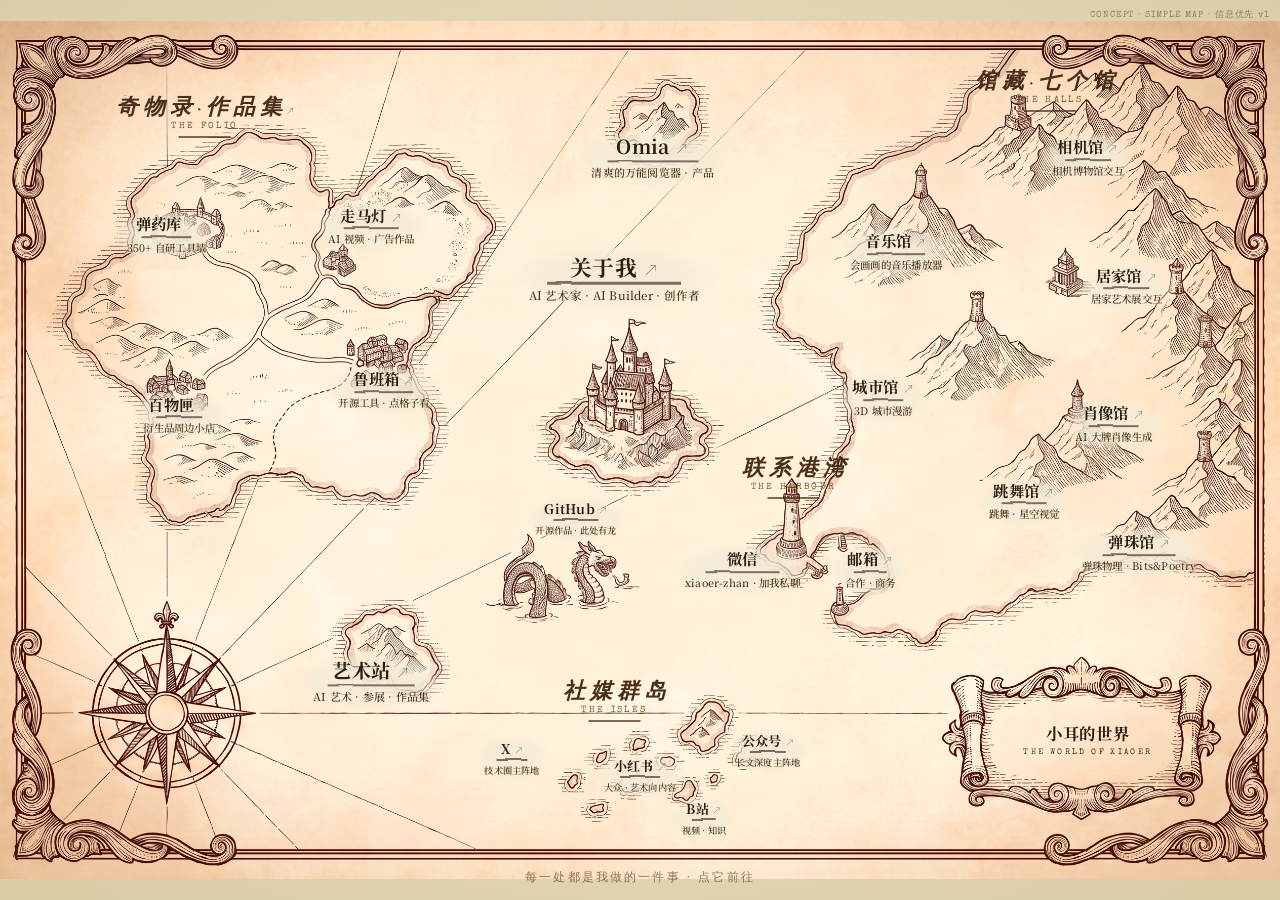
<file: concepts/map-simple.html>
<!DOCTYPE html>
<html lang="zh-CN">
<head>
<meta charset="UTF-8"><meta name="viewport" content="width=device-width,initial-scale=1">
<title>小耳的世界 · 复古地图(信息优先)</title>
<link rel="preconnect" href="https://fonts.googleapis.com"><link rel="preconnect" href="https://fonts.gstatic.com" crossorigin>
<link href="https://fonts.googleapis.com/css2?family=Cormorant+Garamond:ital,wght@0,500;0,600;1,500&family=Special+Elite&family=Noto+Serif+SC:wght@500;700;900&display=swap" rel="stylesheet">
<style>
:root{--paper:#f2ead4;--warm:#e8dcbb;--ink:#2e1e10;--soft:#4a2f18;--faint:#7a5a34;--red:#8a2a18;--gold:#8a6028;--teal:#2a5a4a}
*{box-sizing:border-box;margin:0}
html,body{height:100%;overflow:hidden;background:#efe6cf;font-family:'Noto Serif SC',serif;-webkit-font-smoothing:antialiased;user-select:none}
#stage{position:fixed;inset:0;display:flex;align-items:center;justify-content:center;background:radial-gradient(ellipse 80% 80% at 50% 46%,#efe6cf,#d8c8a0)}
.wrap{position:relative;width:min(100vw,149vh);aspect-ratio:2528/1696}
.base{position:absolute;inset:0;width:100%;height:100%;object-fit:fill;filter:saturate(1) brightness(1.04)}
.vig{position:absolute;inset:0;pointer-events:none;background:radial-gradient(ellipse 82% 80% at 50% 48%,transparent 60%,rgba(80,55,25,.14) 100%)}
.layer{position:absolute;inset:0;transition:transform .4s ease-out}

/* the WORLD title */
.worldtitle{position:absolute;left:50%;top:5.5%;transform:translate(-50%,-50%);text-align:center;pointer-events:none;transition:opacity 1s ease}
.worldtitle .z{font-family:'Noto Serif SC',serif;font-weight:700;font-size:clamp(12px,1.28vw,20px);color:var(--ink);letter-spacing:.06em}
.worldtitle .e{font-family:'Special Elite',monospace;font-size:clamp(7px,.62vw,10px);letter-spacing:.3em;color:var(--soft);margin-top:3px}

/* region headers */
.rhead{position:absolute;transform:translate(-50%,-50%);text-align:center;pointer-events:none;transition:opacity .85s ease}
.rhead .z{font-family:'Cormorant Garamond',serif;font-style:italic;font-weight:600;font-size:clamp(15px,1.7vw,27px);color:var(--soft)}
.rhead .e{font-family:'Special Elite',monospace;font-size:clamp(8px,.7vw,11px);letter-spacing:.26em;color:var(--faint);margin-top:1px}
.rhead::after{content:"";display:block;width:52px;height:2px;margin:5px auto 0;background:var(--soft);opacity:.7;filter:url(#rough2)}

/* labels are WRITTEN ONTO the map — engraved place-names, no boxes: soft edgeless paper halo + hand-drawn underline */
.plaque{position:absolute;transform:translate(-50%,-50%);text-align:center;white-space:nowrap;cursor:pointer;padding:6px 15px;
  background:radial-gradient(ellipse 62% 64% at 50% 50%,rgba(243,236,216,.92) 34%,rgba(243,236,216,.6) 60%,rgba(243,236,216,0) 80%);
  transition:transform .34s cubic-bezier(.34,1.4,.4,1), opacity .85s ease}
.plaque::before{content:"";position:absolute;inset:-16px;z-index:-1;border-radius:50%;pointer-events:none;
  background:radial-gradient(ellipse at center,rgba(244,214,138,.55),rgba(244,214,138,0) 68%);opacity:0;transition:opacity .45s ease}
.plaque:hover::before{opacity:1}
.plaque .zh{font-family:'Noto Serif SC',serif;font-weight:700;font-size:clamp(12px,1.2vw,18px);color:var(--ink);line-height:1.15;
  letter-spacing:.02em;text-shadow:0 0 4px var(--paper),0 0 2px var(--paper),0 1px 1px var(--paper)}
.plaque .rule{height:2px;width:64%;margin:3px auto 2px;background:var(--ink);opacity:.6;filter:url(#rough)}
.plaque .sub{font-family:'Noto Serif SC',serif;font-weight:500;font-size:clamp(9px,.82vw,12.5px);color:var(--soft);letter-spacing:.02em;
  text-shadow:0 0 4px var(--paper),0 0 2px var(--paper),0 1px 1px var(--paper)}
.plaque:hover{transform:translate(-50%,calc(-50% - 3px));z-index:50}
.plaque:hover .zh{color:var(--red)}
.plaque:hover .rule{opacity:.9;width:82%;background:var(--red)}
.plaque.cat-museum:hover .zh{color:var(--teal)} .plaque.cat-museum:hover .rule{background:var(--teal)}
.plaque.cat-work:hover .zh{color:var(--gold)} .plaque.cat-work:hover .rule{background:var(--gold)}
.plaque.big{padding:8px 22px}
.plaque.big .zh{font-size:clamp(16px,1.7vw,26px)}
.plaque.big .rule{width:78%;height:2.4px}
.plaque.big .sub{font-size:clamp(10px,.9vw,14px)}
.plaque.mid{padding:7px 19px}
.plaque.mid .zh{font-size:clamp(14px,1.5vw,23px)}
.plaque.mid .rule{width:74%;height:2.2px}
.plaque.mid .sub{font-size:clamp(9.5px,.86vw,13px)}
.plaque.sm{padding:5px 11px}
.plaque.sm .zh{font-size:clamp(11px,1.02vw,15px)}
.plaque.sm .rule{width:56%}
.plaque.sm .sub{font-size:clamp(8px,.72vw,11px)}
.plaque .en2{font-family:'Special Elite',monospace;font-size:clamp(8px,.72vw,11px);letter-spacing:.1em;color:var(--faint);margin-top:2px;
  text-shadow:0 0 4px var(--paper),0 0 2px var(--paper)}
.plaque.noclick{cursor:default}
.plaque.noclick:hover .zh{color:var(--ink)} .plaque.noclick:hover .rule{background:var(--ink);opacity:.6;width:64%}

.credit{position:fixed;right:10px;top:8px;z-index:6;font-family:'Special Elite',monospace;font-size:9px;letter-spacing:.1em;color:rgba(74,47,24,.5)}
.help{position:fixed;left:50%;bottom:14px;transform:translateX(-50%);z-index:6;pointer-events:none;font-family:'Special Elite',monospace;font-size:12px;letter-spacing:.18em;color:rgba(74,47,24,.6)}
</style></head>
<body>
<svg width="0" height="0" aria-hidden="true" style="position:absolute"><defs>
  <filter id="rough" x="-8%" y="-16%" width="116%" height="132%">
    <feTurbulence type="fractalNoise" baseFrequency="0.021 0.028" numOctaves="2" seed="7" result="n"/>
    <feDisplacementMap in="SourceGraphic" in2="n" scale="2.6"/>
  </filter>
  <filter id="rough2" x="-30%" y="-40%" width="160%" height="180%">
    <feTurbulence type="fractalNoise" baseFrequency="0.016" numOctaves="2" seed="3" result="n"/>
    <feDisplacementMap in="SourceGraphic" in2="n" scale="3"/>
  </filter>
</defs></svg>
<div id="stage">
  <div class="wrap" id="wrap">
    <img class="base" src="maps/feat-A.jpg" alt=""><!-- clean base; island stamps discarded -->
    <div class="vig"></div>
    <div class="layer" id="layer">
      <div class="worldtitle" style="left:85%;top:83.5%"><div class="z">小耳的世界</div><div class="e">THE WORLD OF XIAOER</div></div>
    </div>
  </div>
</div>
<div class="help">每一处都是我做的一件事 · 点它前往</div>
<div class="credit">CONCEPT · SIMPLE MAP · 信息优先 v1</div>

<script>
// x,y in % of plan-A map. Placed per the approved blueprint (regions each in their own land).
// cat=accent; big=中央京城; mid=独立地标(Omia/艺术站); url null=非跳转信息牌
// feat-A: every label anchored to a concrete drawn feature (town / tower-peak / island / castle / lighthouse)
const HEADS=[
 {x:16,y:11,z:'奇 物 录 · 作 品 集',e:'THE FOLIO',url:'https://xiaoerai.xyz'},
 {x:82,y:8, z:'馆 藏 · 七 个 馆',e:'THE HALLS',url:'https://xiaoercamera.xyz'},
 {x:48,y:79,z:'社 媒 群 岛',e:'THE ISLES'},
 {x:62,y:53,z:'联 系 港 湾',e:'THE HARBOUR'},
];
const P=[
 // 中央城堡岛 = 关于我
 {x:48,y:30,cat:'about',big:1,zh:'关于我',sub:'AI 艺术家 · AI Builder · 创作者',url:'https://tools.xiaoerai.xyz/me'},
 // 北海独岛 = Omia / 西南独岛 = 艺术站
 {x:51,y:16,cat:'about',mid:1,zh:'Omia',sub:'清爽的万能阅览器 · 产品',url:'https://xiaoeromia.com'},
 {x:29,y:77,cat:'about',mid:1,zh:'艺术站',sub:'AI 艺术 · 参展 · 作品集',url:'https://xiaoer-art.com'},
 // 西境大陆 · 4 镇
 {x:13,y:25,cat:'work',zh:'弹药库',sub:'350+ 自研工具墙',url:'https://tools.xiaoerai.xyz'},
 {x:29,y:24,cat:'work',zh:'走马灯',sub:'AI 视频 · 广告作品',url:'https://video.xiaoerai.xyz'},
 {x:14,y:46,cat:'work',zh:'百物匣',sub:'衍生品周边小店',url:'https://store.xiaoerai.xyz'},
 {x:30,y:43,cat:'work',zh:'鲁班箱',sub:'开源工具 · 点格子看',url:'https://workbox.xiaoerai.xyz'},
 // 东境山脉 · 7 座塔峰(左右两列拉开,不挤不叠)
 {x:70,y:27,cat:'museum',zh:'音乐馆',sub:'会画画的音乐播放器',url:'https://fm.xiaoercamera.xyz'},
 {x:85,y:16,cat:'museum',zh:'相机馆',sub:'相机博物馆交互',url:'https://camera.xiaoercamera.xyz'},
 {x:69,y:44,cat:'museum',zh:'城市馆',sub:'3D 城市漫游',url:'https://city.xiaoercamera.xyz'},
 {x:80,y:56,cat:'museum',zh:'跳舞馆',sub:'跳舞 · 星空视觉',url:'https://dance.xiaoercamera.xyz'},
 {x:88,y:31,cat:'museum',zh:'居家馆',sub:'居家艺术展交互',url:'https://home.xiaoercamera.xyz'},
 {x:89,y:62,cat:'museum',zh:'弹珠馆',sub:'弹珠物理 · Bits&Poetry',url:'https://marbles.xiaoercamera.xyz'},
 {x:87,y:47,cat:'museum',zh:'肖像馆',sub:'AI 大牌肖像生成',url:'https://portrait.xiaoercamera.xyz'},
 // 中部灯塔港湾 · 联系(2)
 {x:58,y:64,cat:'contact',zh:'微信',sub:'xiaoer-zhan · 加我私聊',url:null},
 {x:68,y:64,cat:'contact',zh:'邮箱',sub:'合作 · 商务',url:'mailto:xiaoerzhan@gmail.com'},
 // 南海群岛 · 社媒(7)
 {x:40,y:86,cat:'account',sm:1,zh:'X',sub:'技术圈主阵地',url:'https://x.com/xiaoerzhan'},
 {x:50,y:88,cat:'account',sm:1,zh:'小红书',sub:'大众 · 艺术向内容',url:'https://www.xiaohongshu.com/user/profile/56f0a8951c07df433dc499a8'},
 {x:60,y:85,cat:'account',sm:1,zh:'公众号',sub:'长文深度主阵地',url:'https://mp.weixin.qq.com/s/Bq490vgphMpj-luB1h87gw'},
 {x:55,y:93,cat:'account',sm:1,zh:'B站',sub:'视频 · 知识',url:'https://space.bilibili.com/18947646'},
 {x:45,y:58,cat:'account',sm:1,zh:'GitHub',sub:'开源作品 · 此处有龙',url:'https://github.com/Jane-xiaoer'},
];
const layer=document.getElementById('layer');
HEADS.forEach(h=>{const d=document.createElement('div');d.className='rhead';d.style.left=h.x+'%';d.style.top=h.y+'%';
  d.innerHTML='<div class="z">'+h.z+(h.url?' <span style="font-size:.6em;opacity:.5">↗</span>':'')+'</div><div class="e">'+h.e+'</div>';
  if(h.url){d.style.pointerEvents='auto';d.style.cursor='pointer';d.addEventListener('click',()=>window.open(h.url,'_blank','noopener'));}
  layer.appendChild(d);});
P.forEach(p=>{const d=document.createElement('div');d.className='plaque cat-'+p.cat+(p.big?' big':'')+(p.mid?' mid':'')+(p.sm?' sm':'')+(p.url?'':' noclick');
  d.style.left=p.x+'%';d.style.top=p.y+'%';
  d.innerHTML='<div class="zh">'+p.zh+(p.url?' <span style="font-size:.72em;opacity:.5">↗</span>':'')+'</div><div class="rule"></div><div class="sub">'+p.sub+'</div>'+(p.en?'<div class="en2">'+p.en+'</div>':'');
  if(p.url)d.addEventListener('click',()=>window.open(p.url,'_blank','noopener'));
  layer.appendChild(d);});
// gentle parallax
const layerEl=layer;
addEventListener('mousemove',e=>{const mx=(e.clientX/innerWidth-.5),my=(e.clientY/innerHeight-.5);
  layerEl.style.transform=`translate(${-mx*.8}%,${-my*.8}%)`;});

// entrance: center-out bloom (Web Animations API — base stays visible; gated on visibility so it can never stick transparent)
function bloomIn(){
  if(!Element.prototype.animate) return;
  const els=[...layer.querySelectorAll('.plaque,.rhead,.worldtitle')];
  els.forEach(el=>{
    const cx=parseFloat(el.style.left)||50, cy=parseFloat(el.style.top)||45;
    const d=Math.hypot(cx-48,cy-42);
    el.animate([{opacity:0},{opacity:1}], {duration:760, delay:220+d*15, easing:'ease', fill:'backwards'});
  });
}
if(document.visibilityState==='visible'){ bloomIn(); }
else { document.addEventListener('visibilitychange',function once(){ if(document.visibilityState==='visible'){bloomIn();document.removeEventListener('visibilitychange',once);} }); }
</script>
</body></html>
</file>
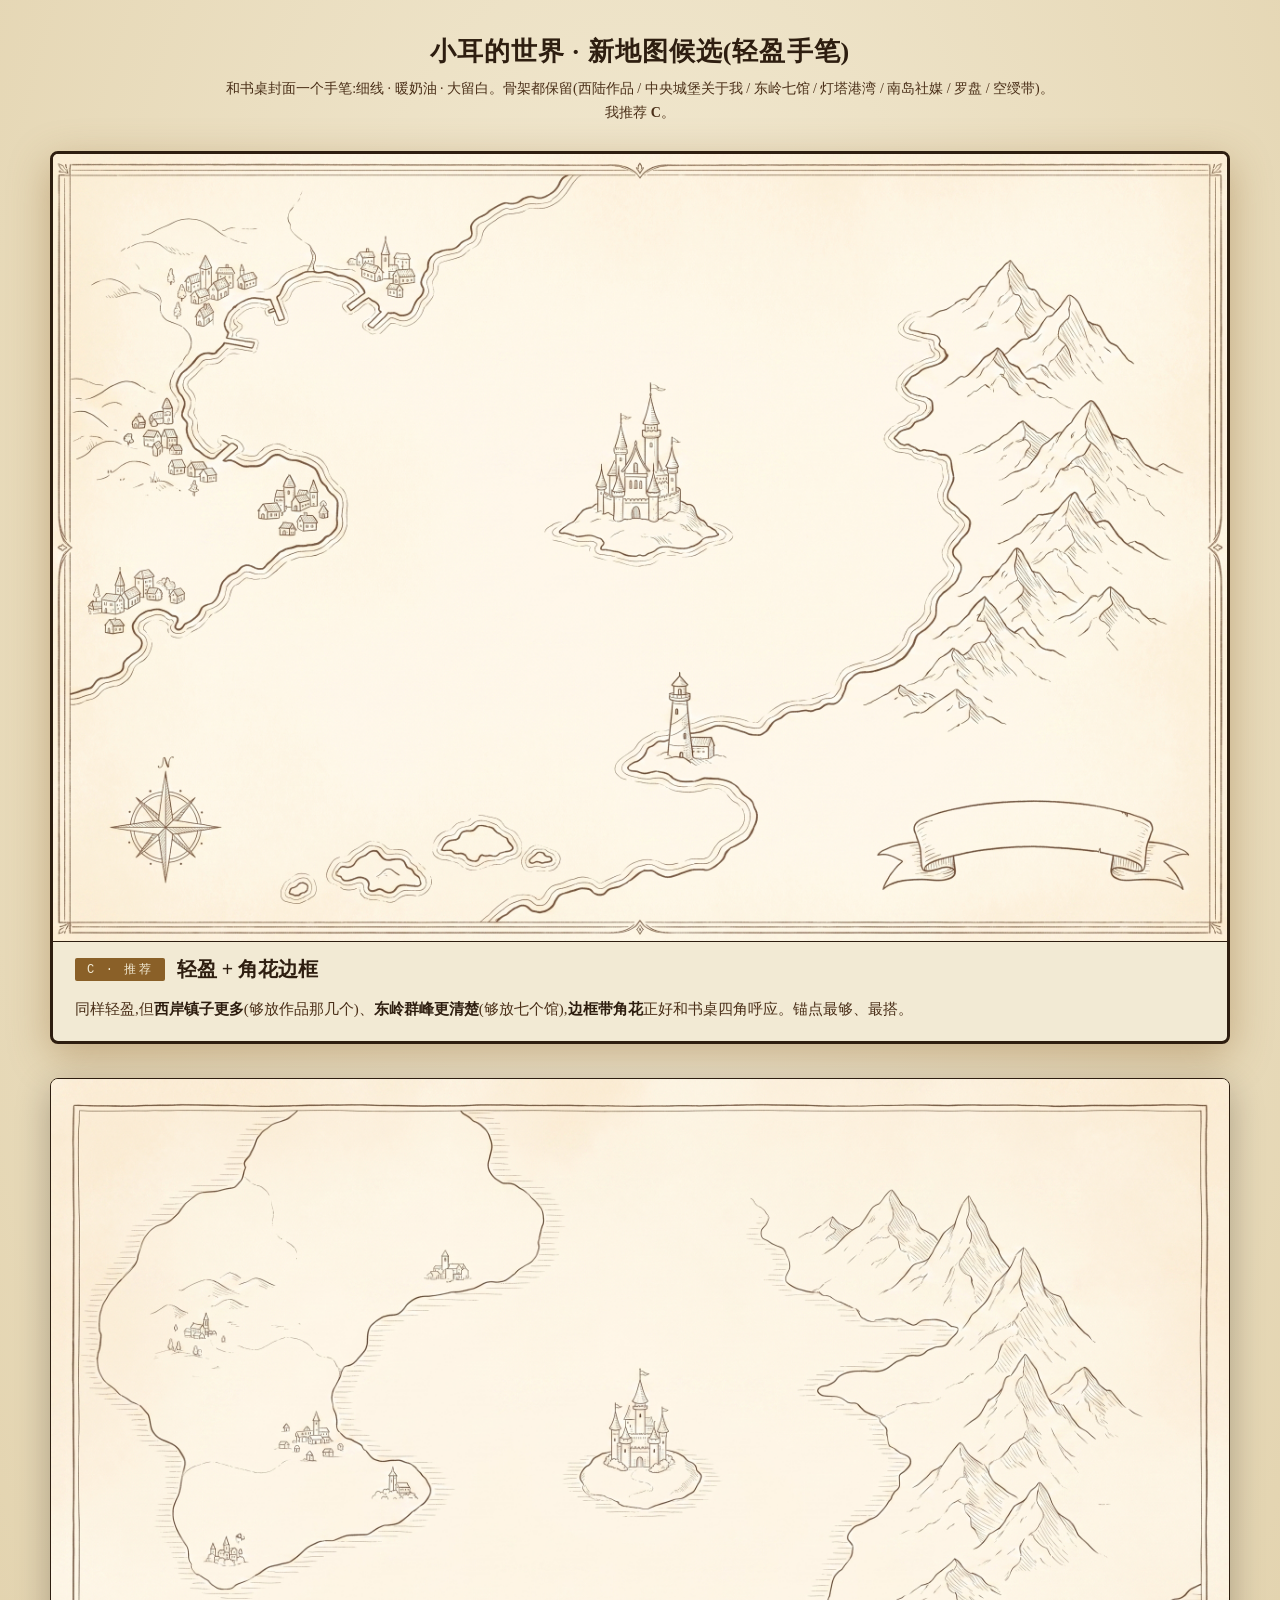
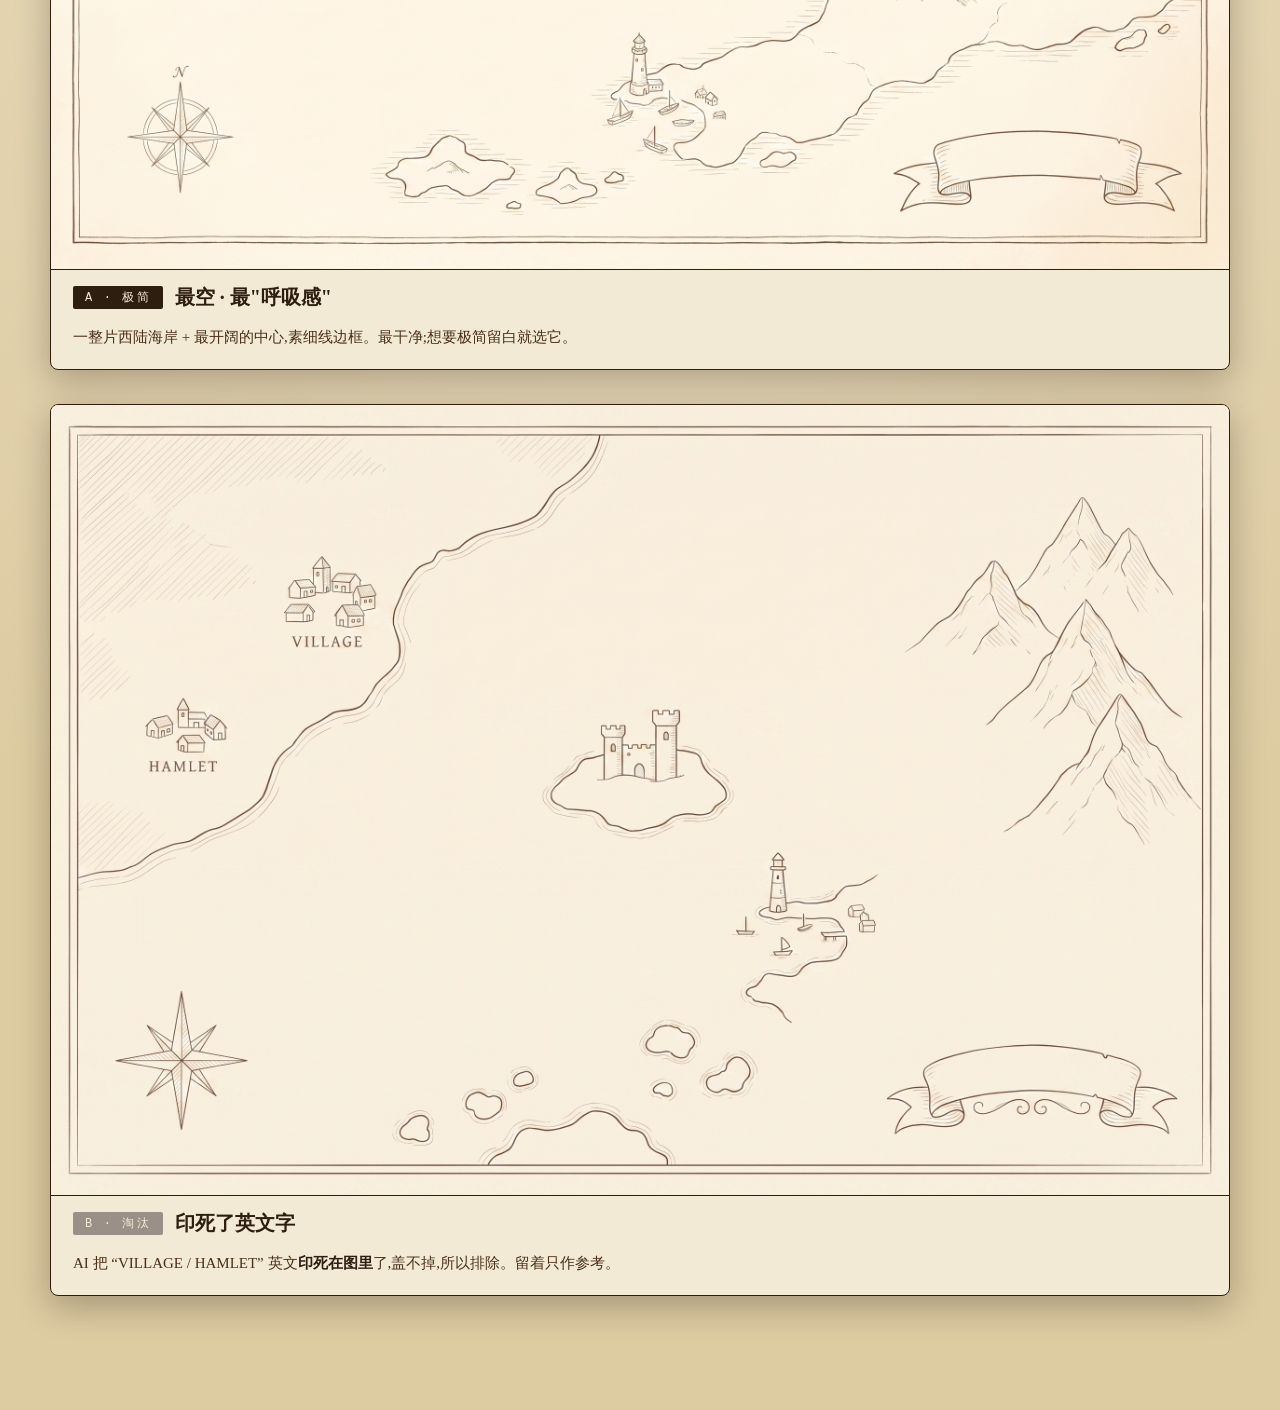
<file: concepts/maps-v2/compare.html>
<!DOCTYPE html>
<html lang="zh-CN"><head>
<meta charset="UTF-8"><meta name="viewport" content="width=device-width,initial-scale=1">
<title>小耳的世界 · 新地图候选</title>
<style>
:root{--paper:#f2ead4;--ink:#2e1e10;--soft:#4a2f18;--faint:#7a5a34;--red:#8a2a18;--gold:#8a6028}
*{box-sizing:border-box;margin:0}
body{background:radial-gradient(ellipse 90% 70% at 50% 20%,#f4ecd6,#ddcba2);color:var(--ink);
  font-family:'Noto Serif SC',serif;padding:34px 24px 80px}
h1{text-align:center;font-size:26px;font-weight:700;letter-spacing:.04em}
.sub{text-align:center;color:var(--soft);margin:8px 0 26px;font-size:14px;line-height:1.7}
.card{max-width:1180px;margin:0 auto 34px;background:var(--paper);border:1.5px solid var(--ink);
  border-radius:8px;overflow:hidden;box-shadow:0 10px 34px rgba(20,10,4,.28)}
.card.pick{border-width:3px;box-shadow:0 12px 40px rgba(138,96,40,.4)}
.card img{width:100%;display:block;border-bottom:1.4px solid var(--ink)}
.meta{padding:14px 22px 18px}
.tag{display:inline-block;font-family:'Special Elite',monospace;font-size:12px;letter-spacing:.18em;
  background:var(--ink);color:var(--paper);padding:3px 12px;border-radius:2px;margin-bottom:8px}
.tag.pick{background:var(--gold)} .tag.out{background:#9a9088}
h2{font-size:20px;display:inline-block;margin-left:12px;vertical-align:middle}
.meta p{margin-top:8px;font-size:15px;line-height:1.7;color:var(--soft)}
.meta p b{color:var(--ink)}
</style></head><body>
<h1>小耳的世界 · 新地图候选(轻盈手笔)</h1>
<div class="sub">和书桌封面一个手笔:细线 · 暖奶油 · 大留白。骨架都保留(西陆作品 / 中央城堡关于我 / 东岭七馆 / 灯塔港湾 / 南岛社媒 / 罗盘 / 空绶带)。<br>我推荐 <b>C</b>。</div>

<div class="card pick">
  <img src="mapC.jpg" alt="C">
  <div class="meta"><span class="tag pick">C · 推荐</span><h2>轻盈 + 角花边框</h2>
    <p>同样轻盈,但<b>西岸镇子更多</b>(够放作品那几个)、<b>东岭群峰更清楚</b>(够放七个馆),<b>边框带角花</b>正好和书桌四角呼应。锚点最够、最搭。</p></div>
</div>

<div class="card">
  <img src="mapA.jpg" alt="A">
  <div class="meta"><span class="tag">A · 极简</span><h2>最空 · 最"呼吸感"</h2>
    <p>一整片西陆海岸 + 最开阔的中心,素细线边框。最干净;想要极简留白就选它。</p></div>
</div>

<div class="card">
  <img src="mapB.jpg" alt="B">
  <div class="meta"><span class="tag out">B · 淘汰</span><h2>印死了英文字</h2>
    <p>AI 把 “VILLAGE / HAMLET” 英文<b>印死在图里</b>了,盖不掉,所以排除。留着只作参考。</p></div>
</div>
</body></html>
</file>
